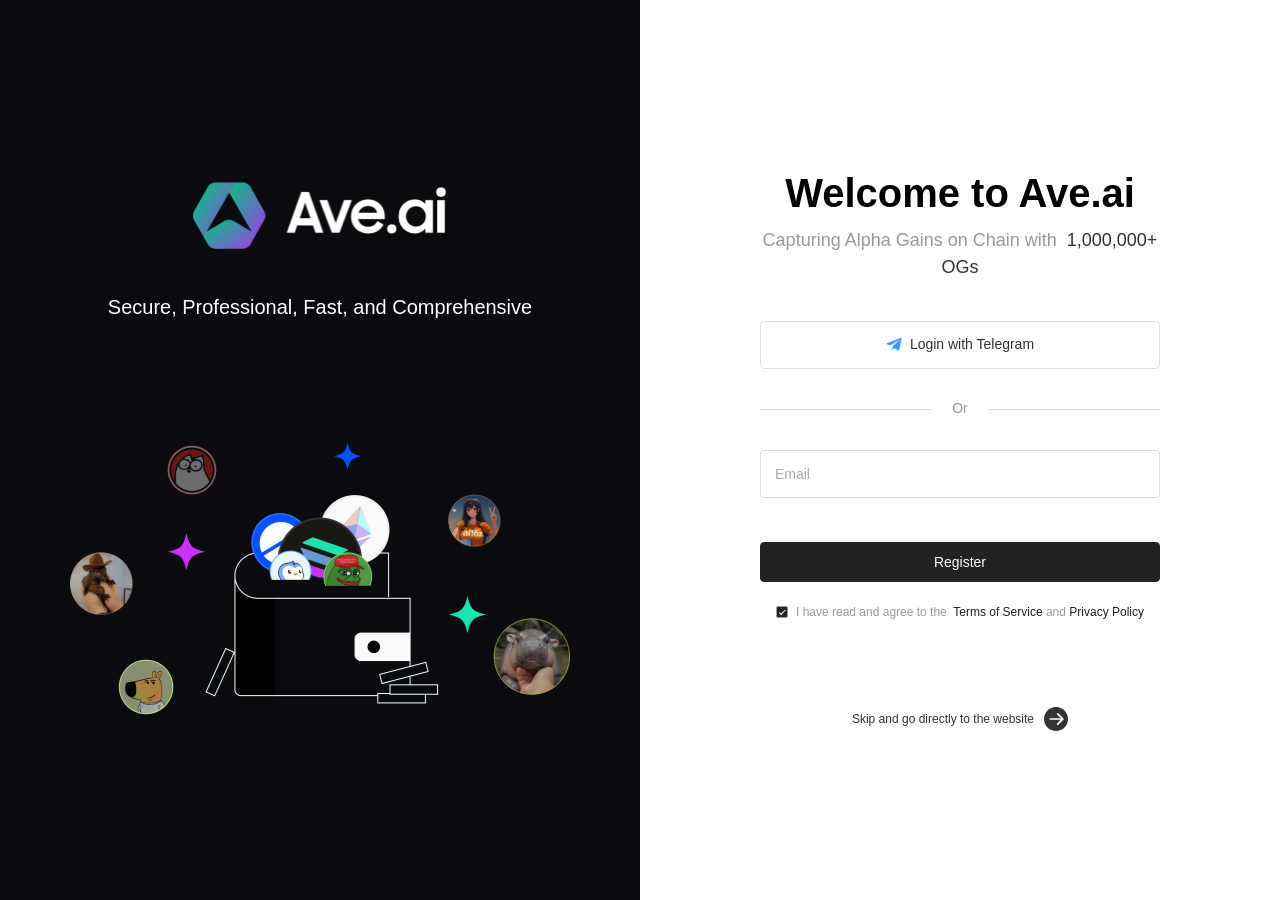
<file: index.html>
<!doctype html><html lang="en"><head><meta charset="UTF-8"><meta name="viewport" content="width=device-width,initial-scale=1,maximum-scale=1,minimum-scale=1,viewport-fit=cover"><link rel="icon" href="/favicon.ico"><title>Ave.ai</title><meta property="og:type" content="website"/><meta property="og:url" content="https://ave.ai"/><meta property="og:title" content="Ave.ai - The Ultimate Web3 Trading Platform"/><meta property="og:description" content="Real-Time Blockchain Data, Price Alerts, Smart Money, KOL, Sniping, Copy-Trading and more."/><meta property="og:image" content="https://ave.s3.ap-east-1.amazonaws.com/logo/tg-share.png"/><meta property="og:image:width" content="1200"><meta property="og:image:height" content="600"><meta property="twitter:card" content="summary_large_image"/><meta property="twitter:url" content="https://ave.ai"/><meta property="twitter:title" content="Ave.ai - The Ultimate Web3 Trading Platform"/><meta property="twitter:description" content="Real-Time Blockchain Data, Price Alerts, Smart Money, KOL, Sniping, Copy-Trading and more."/><meta property="twitter:image" content="https://ave.s3.ap-east-1.amazonaws.com/logo/tg-share.png"/><meta property="fb:app_id" content="1024585522541030"><link rel="canonical" href="https://share.ave.ai"><script id="gsiClient" src="https://accounts.google.com/gsi/client"></script><script src="/vemachine.js"></script><script type="module" crossorigin src="/assets/index-6340a2dc.js"></script><link rel="stylesheet" href="/assets/index-b4b23a58.css"><script type="module">import.meta.url;import("_").catch(()=>1);async function* g(){};if(location.protocol!="file:"){window.__vite_is_modern_browser=true}</script><script type="module">!function(){if(window.__vite_is_modern_browser)return;console.warn("vite: loading legacy chunks, syntax error above and the same error below should be ignored");var e=document.getElementById("vite-legacy-polyfill"),n=document.createElement("script");n.src=e.src,n.onload=function(){System.import(document.getElementById('vite-legacy-entry').getAttribute('data-src'))},document.body.appendChild(n)}();</script></head><body><div id="app"></div><script>(function() {
      const prefersDark = window.matchMedia && window.matchMedia('(prefers-color-scheme: dark)').matches
      const setting = localStorage.getItem('color-schema') || 'auto'
      if (setting === 'dark' || (prefersDark && setting !== 'light'))
        document.documentElement.classList.toggle('dark', true)
    })()</script><script nomodule>!function(){var e=document,t=e.createElement("script");if(!("noModule"in t)&&"onbeforeload"in t){var n=!1;e.addEventListener("beforeload",(function(e){if(e.target===t)n=!0;else if(!e.target.hasAttribute("nomodule")||!n)return;e.preventDefault()}),!0),t.type="module",t.src=".",e.head.appendChild(t),t.remove()}}();</script><script nomodule crossorigin id="vite-legacy-polyfill" src="/assets/polyfills-legacy-b0ca4c51.js"></script><script nomodule crossorigin id="vite-legacy-entry" data-src="/assets/index-legacy-e199aa66.js">System.import(document.getElementById('vite-legacy-entry').getAttribute('data-src'))</script></body></html>
</file>
<file: assets/index-b4b23a58.css>
@charset "UTF-8";*,:before,:after{box-sizing:border-box;border-width:0;border-style:solid;border-color:#e5e7eb}html{line-height:1.5;-webkit-text-size-adjust:100%;-moz-tab-size:4;-o-tab-size:4;tab-size:4;font-family:ui-sans-serif,system-ui,-apple-system,BlinkMacSystemFont,Segoe UI,Roboto,Helvetica Neue,Arial,Noto Sans,sans-serif,"Apple Color Emoji","Segoe UI Emoji",Segoe UI Symbol,"Noto Color Emoji"}body{margin:0;line-height:inherit}hr{height:0;color:inherit;border-top-width:.02667rem}abbr:where([title]){-webkit-text-decoration:underline dotted;text-decoration:underline dotted}h1,h2,h3,h4,h5,h6{font-size:inherit;font-weight:inherit}a{color:inherit;text-decoration:inherit}b,strong{font-weight:bolder}code,kbd,samp,pre{font-family:ui-monospace,SFMono-Regular,Menlo,Monaco,Consolas,Liberation Mono,Courier New,monospace;font-size:1em}small{font-size:80%}sub,sup{font-size:75%;line-height:0;position:relative;vertical-align:baseline}sub{bottom:-.25em}sup{top:-.5em}table{text-indent:0;border-color:inherit;border-collapse:collapse}button,input,optgroup,select,textarea{font-family:inherit;font-size:100%;font-weight:inherit;line-height:inherit;color:inherit;margin:0;padding:0}button,select{text-transform:none}button,[type=button],[type=reset],[type=submit]{-webkit-appearance:button;background-color:transparent;background-image:none}:-moz-focusring{outline:auto}:-moz-ui-invalid{box-shadow:none}progress{vertical-align:baseline}::-webkit-inner-spin-button,::-webkit-outer-spin-button{height:auto}[type=search]{-webkit-appearance:textfield;outline-offset:-.05333rem}::-webkit-search-decoration{-webkit-appearance:none}::-webkit-file-upload-button{-webkit-appearance:button;font:inherit}summary{display:list-item}blockquote,dl,dd,h1,h2,h3,h4,h5,h6,hr,figure,p,pre{margin:0}fieldset{margin:0;padding:0}legend{padding:0}ol,ul,menu{list-style:none;margin:0;padding:0}textarea{resize:vertical}input::-moz-placeholder,textarea::-moz-placeholder{opacity:1;color:#9ca3af}input::placeholder,textarea::placeholder{opacity:1;color:#9ca3af}button,[role=button]{cursor:pointer}:disabled{cursor:default}img,svg,video,canvas,audio,iframe,embed,object{display:block;vertical-align:middle}img,video{max-width:100%;height:auto}[hidden]{display:none}*,:before,:after{--un-rotate:0;--un-rotate-x:0;--un-rotate-y:0;--un-rotate-z:0;--un-scale-x:1;--un-scale-y:1;--un-scale-z:1;--un-skew-x:0;--un-skew-y:0;--un-translate-x:0;--un-translate-y:0;--un-translate-z:0;--un-pan-x: ;--un-pan-y: ;--un-pinch-zoom: ;--un-scroll-snap-strictness:proximity;--un-ordinal: ;--un-slashed-zero: ;--un-numeric-figure: ;--un-numeric-spacing: ;--un-numeric-fraction: ;--un-border-spacing-x:0;--un-border-spacing-y:0;--un-ring-offset-shadow:0 0 rgba(0,0,0,0);--un-ring-shadow:0 0 rgba(0,0,0,0);--un-shadow-inset: ;--un-shadow:0 0 rgba(0,0,0,0);--un-ring-inset: ;--un-ring-offset-width:0;--un-ring-offset-color:#fff;--un-ring-width:0;--un-ring-color:rgba(147,197,253,.5);--un-blur: ;--un-brightness: ;--un-contrast: ;--un-drop-shadow: ;--un-grayscale: ;--un-hue-rotate: ;--un-invert: ;--un-saturate: ;--un-sepia: ;--un-backdrop-blur: ;--un-backdrop-brightness: ;--un-backdrop-contrast: ;--un-backdrop-grayscale: ;--un-backdrop-hue-rotate: ;--un-backdrop-invert: ;--un-backdrop-opacity: ;--un-backdrop-saturate: ;--un-backdrop-sepia: }::backdrop{--un-rotate:0;--un-rotate-x:0;--un-rotate-y:0;--un-rotate-z:0;--un-scale-x:1;--un-scale-y:1;--un-scale-z:1;--un-skew-x:0;--un-skew-y:0;--un-translate-x:0;--un-translate-y:0;--un-translate-z:0;--un-pan-x: ;--un-pan-y: ;--un-pinch-zoom: ;--un-scroll-snap-strictness:proximity;--un-ordinal: ;--un-slashed-zero: ;--un-numeric-figure: ;--un-numeric-spacing: ;--un-numeric-fraction: ;--un-border-spacing-x:0;--un-border-spacing-y:0;--un-ring-offset-shadow:0 0 rgba(0,0,0,0);--un-ring-shadow:0 0 rgba(0,0,0,0);--un-shadow-inset: ;--un-shadow:0 0 rgba(0,0,0,0);--un-ring-inset: ;--un-ring-offset-width:0;--un-ring-offset-color:#fff;--un-ring-width:0;--un-ring-color:rgba(147,197,253,.5);--un-blur: ;--un-brightness: ;--un-contrast: ;--un-drop-shadow: ;--un-grayscale: ;--un-hue-rotate: ;--un-invert: ;--un-saturate: ;--un-sepia: ;--un-backdrop-blur: ;--un-backdrop-brightness: ;--un-backdrop-contrast: ;--un-backdrop-grayscale: ;--un-backdrop-hue-rotate: ;--un-backdrop-invert: ;--un-backdrop-opacity: ;--un-backdrop-saturate: ;--un-backdrop-sepia: }@font-face{font-family:DM Mono;font-style:normal;font-weight:400;font-display:swap;src:url(https://fonts.gstatic.com/s/dmmono/v16/aFTU7PB1QTsUX8KYthSQBLyM.woff2) format("woff2");unicode-range:U+0100-02BA,U+02BD-02C5,U+02C7-02CC,U+02CE-02D7,U+02DD-02FF,U+0304,U+0308,U+0329,U+1D00-1DBF,U+1E00-1E9F,U+1EF2-1EFF,U+2020,U+20A0-20AB,U+20AD-20C4,U+2113,U+2C60-2C7F,U+A720-A7FF}@font-face{font-family:DM Mono;font-style:normal;font-weight:400;font-display:swap;src:url(https://fonts.gstatic.com/s/dmmono/v16/aFTU7PB1QTsUX8KYthqQBA.woff2) format("woff2");unicode-range:U+0000-00FF,U+0131,U+0152-0153,U+02BB-02BC,U+02C6,U+02DA,U+02DC,U+0304,U+0308,U+0329,U+2000-206F,U+20AC,U+2122,U+2191,U+2193,U+2212,U+2215,U+FEFF,U+FFFD}@font-face{font-family:DM Sans;font-style:normal;font-weight:400;font-display:swap;src:url(https://fonts.gstatic.com/s/dmsans/v17/rP2tp2ywxg089UriI5-g4vlH9VoD8CmcqZG40F9JadbnoEwAopxRR232VGM.woff2) format("woff2");unicode-range:U+0100-02BA,U+02BD-02C5,U+02C7-02CC,U+02CE-02D7,U+02DD-02FF,U+0304,U+0308,U+0329,U+1D00-1DBF,U+1E00-1E9F,U+1EF2-1EFF,U+2020,U+20A0-20AB,U+20AD-20C4,U+2113,U+2C60-2C7F,U+A720-A7FF}@font-face{font-family:DM Sans;font-style:normal;font-weight:400;font-display:swap;src:url(https://fonts.gstatic.com/s/dmsans/v17/rP2tp2ywxg089UriI5-g4vlH9VoD8CmcqZG40F9JadbnoEwAopxRSW32.woff2) format("woff2");unicode-range:U+0000-00FF,U+0131,U+0152-0153,U+02BB-02BC,U+02C6,U+02DA,U+02DC,U+0304,U+0308,U+0329,U+2000-206F,U+20AC,U+2122,U+2191,U+2193,U+2212,U+2215,U+FEFF,U+FFFD}@font-face{font-family:"DM Serif Display";font-style:normal;font-weight:400;font-display:swap;src:url(https://fonts.gstatic.com/s/dmserifdisplay/v17/-nFnOHM81r4j6k0gjAW3mujVU2B2G_5x0ujy.woff2) format("woff2");unicode-range:U+0100-02BA,U+02BD-02C5,U+02C7-02CC,U+02CE-02D7,U+02DD-02FF,U+0304,U+0308,U+0329,U+1D00-1DBF,U+1E00-1E9F,U+1EF2-1EFF,U+2020,U+20A0-20AB,U+20AD-20C4,U+2113,U+2C60-2C7F,U+A720-A7FF}@font-face{font-family:"DM Serif Display";font-style:normal;font-weight:400;font-display:swap;src:url(https://fonts.gstatic.com/s/dmserifdisplay/v17/-nFnOHM81r4j6k0gjAW3mujVU2B2G_Bx0g.woff2) format("woff2");unicode-range:U+0000-00FF,U+0131,U+0152-0153,U+02BB-02BC,U+02C6,U+02DA,U+02DC,U+0304,U+0308,U+0329,U+2000-206F,U+20AC,U+2122,U+2191,U+2193,U+2212,U+2215,U+FEFF,U+FFFD}.absolute{position:absolute}.relative{position:relative}.ml-8px{margin-left:.21333rem}.block{display:block}.inline-block{display:inline-block}.hidden{display:none}.flex{display:flex}.flex-wrap{flex-wrap:wrap}.transform{transform:translate(var(--un-translate-x)) translateY(var(--un-translate-y)) translateZ(var(--un-translate-z)) rotate(var(--un-rotate)) rotateX(var(--un-rotate-x)) rotateY(var(--un-rotate-y)) rotate(var(--un-rotate-z)) skew(var(--un-skew-x)) skewY(var(--un-skew-y)) scaleX(var(--un-scale-x)) scaleY(var(--un-scale-y)) scaleZ(var(--un-scale-z))}.justify-center{justify-content:center}.border{border-width:.02667rem}.text-10px{font-size:.26667rem}.font-400{font-weight:400}.color-\#888{--un-text-opacity:1;color:rgba(136,136,136,var(--un-text-opacity))}[color~="#222222"]{--un-text-opacity:1;color:rgba(34,34,34,var(--un-text-opacity))}.underline{text-decoration-line:underline}.outline{outline-style:solid}.blur{--un-blur:blur(.21333rem);filter:var(--un-blur) var(--un-brightness) var(--un-contrast) var(--un-drop-shadow) var(--un-grayscale) var(--un-hue-rotate) var(--un-invert) var(--un-saturate) var(--un-sepia)}[placeholder~="$t("]::-moz-placeholder{color:var(--t\()}[placeholder~="$t("]::placeholder{color:var(--t\()}:root{--el-color-white:#ffffff;--el-color-black:#000000;--el-color-primary-rgb:64,158,255;--el-color-success-rgb:103,194,58;--el-color-warning-rgb:230,162,60;--el-color-danger-rgb:245,108,108;--el-color-error-rgb:245,108,108;--el-color-info-rgb:144,147,153;--el-font-size-extra-large:.53333rem;--el-font-size-large:.48rem;--el-font-size-medium:.42667rem;--el-font-size-base:.37333rem;--el-font-size-small:.34667rem;--el-font-size-extra-small:.32rem;--el-font-family:"Helvetica Neue",Helvetica,"PingFang SC","Hiragino Sans GB","Microsoft YaHei","微软雅黑",Arial,sans-serif;--el-font-weight-primary:500;--el-font-line-height-primary:.64rem;--el-index-normal:1;--el-index-top:1000;--el-index-popper:2000;--el-border-radius-base:.10667rem;--el-border-radius-small:.05333rem;--el-border-radius-round:.53333rem;--el-border-radius-circle:100%;--el-transition-duration:.3s;--el-transition-duration-fast:.2s;--el-transition-function-ease-in-out-bezier:cubic-bezier(.645,.045,.355,1);--el-transition-function-fast-bezier:cubic-bezier(.23,1,.32,1);--el-transition-all:all var(--el-transition-duration) var(--el-transition-function-ease-in-out-bezier);--el-transition-fade:opacity var(--el-transition-duration) var(--el-transition-function-fast-bezier);--el-transition-md-fade:transform var(--el-transition-duration) var(--el-transition-function-fast-bezier),opacity var(--el-transition-duration) var(--el-transition-function-fast-bezier);--el-transition-fade-linear:opacity var(--el-transition-duration-fast) linear;--el-transition-border:border-color var(--el-transition-duration-fast) var(--el-transition-function-ease-in-out-bezier);--el-transition-box-shadow:box-shadow var(--el-transition-duration-fast) var(--el-transition-function-ease-in-out-bezier);--el-transition-color:color var(--el-transition-duration-fast) var(--el-transition-function-ease-in-out-bezier);--el-component-size-large:1.06667rem;--el-component-size:.85333rem;--el-component-size-small:.64rem;color-scheme:light;--el-color-primary:#409eff;--el-color-primary-light-3:rgb(121.3,187.1,255);--el-color-primary-light-5:rgb(159.5,206.5,255);--el-color-primary-light-7:rgb(197.7,225.9,255);--el-color-primary-light-8:rgb(216.8,235.6,255);--el-color-primary-light-9:rgb(235.9,245.3,255);--el-color-primary-dark-2:rgb(51.2,126.4,204);--el-color-success:#67c23a;--el-color-success-light-3:rgb(148.6,212.3,117.1);--el-color-success-light-5:rgb(179,224.5,156.5);--el-color-success-light-7:rgb(209.4,236.7,195.9);--el-color-success-light-8:rgb(224.6,242.8,215.6);--el-color-success-light-9:rgb(239.8,248.9,235.3);--el-color-success-dark-2:rgb(82.4,155.2,46.4);--el-color-warning:#e6a23c;--el-color-warning-light-3:rgb(237.5,189.9,118.5);--el-color-warning-light-5:rgb(242.5,208.5,157.5);--el-color-warning-light-7:rgb(247.5,227.1,196.5);--el-color-warning-light-8:rgb(250,236.4,216);--el-color-warning-light-9:rgb(252.5,245.7,235.5);--el-color-warning-dark-2:rgb(184,129.6,48);--el-color-danger:#f56c6c;--el-color-danger-light-3:rgb(248,152.1,152.1);--el-color-danger-light-5:rgb(250,181.5,181.5);--el-color-danger-light-7:rgb(252,210.9,210.9);--el-color-danger-light-8:rgb(253,225.6,225.6);--el-color-danger-light-9:rgb(254,240.3,240.3);--el-color-danger-dark-2:rgb(196,86.4,86.4);--el-color-error:#f56c6c;--el-color-error-light-3:rgb(248,152.1,152.1);--el-color-error-light-5:rgb(250,181.5,181.5);--el-color-error-light-7:rgb(252,210.9,210.9);--el-color-error-light-8:rgb(253,225.6,225.6);--el-color-error-light-9:rgb(254,240.3,240.3);--el-color-error-dark-2:rgb(196,86.4,86.4);--el-color-info:#909399;--el-color-info-light-3:rgb(177.3,179.4,183.6);--el-color-info-light-5:rgb(199.5,201,204);--el-color-info-light-7:rgb(221.7,222.6,224.4);--el-color-info-light-8:rgb(232.8,233.4,234.6);--el-color-info-light-9:rgb(243.9,244.2,244.8);--el-color-info-dark-2:rgb(115.2,117.6,122.4);--el-bg-color:#ffffff;--el-bg-color-page:#f2f3f5;--el-bg-color-overlay:#ffffff;--el-text-color-primary:#303133;--el-text-color-regular:#606266;--el-text-color-secondary:#909399;--el-text-color-placeholder:#a8abb2;--el-text-color-disabled:#c0c4cc;--el-border-color:#dcdfe6;--el-border-color-light:#e4e7ed;--el-border-color-lighter:#ebeef5;--el-border-color-extra-light:#f2f6fc;--el-border-color-dark:#d4d7de;--el-border-color-darker:#cdd0d6;--el-fill-color:#f0f2f5;--el-fill-color-light:#f5f7fa;--el-fill-color-lighter:#fafafa;--el-fill-color-extra-light:#fafcff;--el-fill-color-dark:#ebedf0;--el-fill-color-darker:#e6e8eb;--el-fill-color-blank:#ffffff;--el-box-shadow:0 .32rem .85333rem .10667rem rgba(0,0,0,.04),0 .21333rem .53333rem rgba(0,0,0,.08);--el-box-shadow-light:0 0 .32rem rgba(0,0,0,.12);--el-box-shadow-lighter:0 0 .16rem rgba(0,0,0,.12);--el-box-shadow-dark:0 .42667rem 1.28rem .42667rem rgba(0,0,0,.08),0 .32rem .85333rem rgba(0,0,0,.12),0 .21333rem .42667rem -.21333rem rgba(0,0,0,.16);--el-disabled-bg-color:var(--el-fill-color-light);--el-disabled-text-color:var(--el-text-color-placeholder);--el-disabled-border-color:var(--el-border-color-light);--el-overlay-color:rgba(0,0,0,.8);--el-overlay-color-light:rgba(0,0,0,.7);--el-overlay-color-lighter:rgba(0,0,0,.5);--el-mask-color:rgba(255,255,255,.9);--el-mask-color-extra-light:rgba(255,255,255,.3);--el-border-width:.02667rem;--el-border-style:solid;--el-border-color-hover:var(--el-text-color-disabled);--el-border:var(--el-border-width) var(--el-border-style) var(--el-border-color);--el-svg-monochrome-grey:var(--el-border-color)}.fade-in-linear-enter-active,.fade-in-linear-leave-active{transition:var(--el-transition-fade-linear)}.fade-in-linear-enter-from,.fade-in-linear-leave-to{opacity:0}.el-fade-in-linear-enter-active,.el-fade-in-linear-leave-active{transition:var(--el-transition-fade-linear)}.el-fade-in-linear-enter-from,.el-fade-in-linear-leave-to{opacity:0}.el-fade-in-enter-active,.el-fade-in-leave-active{transition:all var(--el-transition-duration) cubic-bezier(.55,0,.1,1)}.el-fade-in-enter-from,.el-fade-in-leave-active{opacity:0}.el-zoom-in-center-enter-active,.el-zoom-in-center-leave-active{transition:all var(--el-transition-duration) cubic-bezier(.55,0,.1,1)}.el-zoom-in-center-enter-from,.el-zoom-in-center-leave-active{opacity:0;transform:scaleX(0)}.el-zoom-in-top-enter-active,.el-zoom-in-top-leave-active{opacity:1;transform:scaleY(1);transform-origin:center top;transition:var(--el-transition-md-fade)}.el-zoom-in-top-enter-active[data-popper-placement^=top],.el-zoom-in-top-leave-active[data-popper-placement^=top]{transform-origin:center bottom}.el-zoom-in-top-enter-from,.el-zoom-in-top-leave-active{opacity:0;transform:scaleY(0)}.el-zoom-in-bottom-enter-active,.el-zoom-in-bottom-leave-active{opacity:1;transform:scaleY(1);transform-origin:center bottom;transition:var(--el-transition-md-fade)}.el-zoom-in-bottom-enter-from,.el-zoom-in-bottom-leave-active{opacity:0;transform:scaleY(0)}.el-zoom-in-left-enter-active,.el-zoom-in-left-leave-active{opacity:1;transform:scale(1);transform-origin:top left;transition:var(--el-transition-md-fade)}.el-zoom-in-left-enter-from,.el-zoom-in-left-leave-active{opacity:0;transform:scale(.45)}.collapse-transition{transition:var(--el-transition-duration) height ease-in-out,var(--el-transition-duration) padding-top ease-in-out,var(--el-transition-duration) padding-bottom ease-in-out}.el-collapse-transition-enter-active,.el-collapse-transition-leave-active{transition:var(--el-transition-duration) max-height ease-in-out,var(--el-transition-duration) padding-top ease-in-out,var(--el-transition-duration) padding-bottom ease-in-out}.horizontal-collapse-transition{transition:var(--el-transition-duration) width ease-in-out,var(--el-transition-duration) padding-left ease-in-out,var(--el-transition-duration) padding-right ease-in-out}.el-list-enter-active,.el-list-leave-active{transition:all 1s}.el-list-enter-from,.el-list-leave-to{opacity:0;transform:translateY(-.8rem)}.el-list-leave-active{position:absolute!important}.el-opacity-transition{transition:opacity var(--el-transition-duration) cubic-bezier(.55,0,.1,1)}.el-icon-loading{animation:rotating 2s linear infinite}.el-icon--right{margin-left:.13333rem}.el-icon--left{margin-right:.13333rem}@keyframes rotating{0%{transform:rotate(0)}to{transform:rotate(1turn)}}.el-icon{--color:inherit;align-items:center;display:inline-flex;height:1em;justify-content:center;line-height:1em;position:relative;width:1em;fill:currentColor;color:var(--color);font-size:inherit}.el-icon.is-loading{animation:rotating 2s linear infinite}.el-icon svg{height:1em;width:1em}.el-result{--el-result-padding:1.06667rem .8rem;--el-result-icon-font-size:1.70667rem;--el-result-title-font-size:.53333rem;--el-result-title-margin-top:.53333rem;--el-result-subtitle-margin-top:.26667rem;--el-result-extra-margin-top:.8rem;align-items:center;box-sizing:border-box;display:flex;flex-direction:column;justify-content:center;padding:var(--el-result-padding);text-align:center}.el-result__icon svg{height:var(--el-result-icon-font-size);width:var(--el-result-icon-font-size)}.el-result__title{margin-top:var(--el-result-title-margin-top)}.el-result__title p{color:var(--el-text-color-primary);font-size:var(--el-result-title-font-size);line-height:1.3;margin:0}.el-result__subtitle{margin-top:var(--el-result-subtitle-margin-top)}.el-result__subtitle p{color:var(--el-text-color-regular);font-size:var(--el-font-size-base);line-height:1.3;margin:0}.el-result__extra{margin-top:var(--el-result-extra-margin-top)}.el-result .icon-primary{--el-result-color:var(--el-color-primary);color:var(--el-result-color)}.el-result .icon-success{--el-result-color:var(--el-color-success);color:var(--el-result-color)}.el-result .icon-warning{--el-result-color:var(--el-color-warning);color:var(--el-result-color)}.el-result .icon-danger{--el-result-color:var(--el-color-danger);color:var(--el-result-color)}.el-result .icon-error{--el-result-color:var(--el-color-error);color:var(--el-result-color)}.el-result .icon-info{--el-result-color:var(--el-color-info);color:var(--el-result-color)}.el-textarea{--el-input-text-color:var(--el-text-color-regular);--el-input-border:var(--el-border);--el-input-hover-border:var(--el-border-color-hover);--el-input-focus-border:var(--el-color-primary);--el-input-transparent-border:0 0 0 .02667rem transparent inset;--el-input-border-color:var(--el-border-color);--el-input-border-radius:var(--el-border-radius-base);--el-input-bg-color:var(--el-fill-color-blank);--el-input-icon-color:var(--el-text-color-placeholder);--el-input-placeholder-color:var(--el-text-color-placeholder);--el-input-hover-border-color:var(--el-border-color-hover);--el-input-clear-hover-color:var(--el-text-color-secondary);--el-input-focus-border-color:var(--el-color-primary);--el-input-width:100%;display:inline-block;font-size:var(--el-font-size-base);position:relative;vertical-align:bottom;width:100%}.el-textarea__inner{-webkit-appearance:none;background-color:var(--el-input-bg-color,var(--el-fill-color-blank));background-image:none;border:none;border-radius:var(--el-input-border-radius,var(--el-border-radius-base));box-shadow:0 0 0 .02667rem var(--el-input-border-color,var(--el-border-color)) inset;box-sizing:border-box;color:var(--el-input-text-color,var(--el-text-color-regular));display:block;font-family:inherit;font-size:inherit;line-height:1.5;padding:.13333rem .29333rem;position:relative;resize:vertical;transition:var(--el-transition-box-shadow);width:100%}.el-textarea__inner::placeholder{color:var(--el-input-placeholder-color,var(--el-text-color-placeholder))}.el-textarea__inner:hover{box-shadow:0 0 0 .02667rem var(--el-input-hover-border-color) inset}.el-textarea__inner:focus{box-shadow:0 0 0 .02667rem var(--el-input-focus-border-color) inset;outline:none}.el-textarea .el-input__count{background:var(--el-fill-color-blank);bottom:.13333rem;color:var(--el-color-info);font-size:.32rem;line-height:.37333rem;position:absolute;right:.26667rem}.el-textarea.is-disabled .el-textarea__inner{background-color:var(--el-disabled-bg-color);box-shadow:0 0 0 .02667rem var(--el-disabled-border-color) inset;color:var(--el-disabled-text-color);cursor:not-allowed}.el-textarea.is-disabled .el-textarea__inner::placeholder{color:var(--el-text-color-placeholder)}.el-textarea.is-exceed .el-textarea__inner{box-shadow:0 0 0 .02667rem var(--el-color-danger) inset}.el-textarea.is-exceed .el-input__count{color:var(--el-color-danger)}.el-input{--el-input-text-color:var(--el-text-color-regular);--el-input-border:var(--el-border);--el-input-hover-border:var(--el-border-color-hover);--el-input-focus-border:var(--el-color-primary);--el-input-transparent-border:0 0 0 .02667rem transparent inset;--el-input-border-color:var(--el-border-color);--el-input-border-radius:var(--el-border-radius-base);--el-input-bg-color:var(--el-fill-color-blank);--el-input-icon-color:var(--el-text-color-placeholder);--el-input-placeholder-color:var(--el-text-color-placeholder);--el-input-hover-border-color:var(--el-border-color-hover);--el-input-clear-hover-color:var(--el-text-color-secondary);--el-input-focus-border-color:var(--el-color-primary);--el-input-width:100%;--el-input-height:var(--el-component-size);box-sizing:border-box;display:inline-flex;font-size:var(--el-font-size-base);line-height:var(--el-input-height);position:relative;vertical-align:middle;width:var(--el-input-width)}.el-input::-webkit-scrollbar{width:.16rem;z-index:11}.el-input::-webkit-scrollbar:horizontal{height:.16rem}.el-input::-webkit-scrollbar-thumb{background:var(--el-text-color-disabled);border-radius:.13333rem;width:.16rem}.el-input::-webkit-scrollbar-corner,.el-input::-webkit-scrollbar-track{background:var(--el-fill-color-blank)}.el-input::-webkit-scrollbar-track-piece{background:var(--el-fill-color-blank);width:.16rem}.el-input .el-input__clear,.el-input .el-input__password{color:var(--el-input-icon-color);cursor:pointer;font-size:.37333rem}.el-input .el-input__clear:hover,.el-input .el-input__password:hover{color:var(--el-input-clear-hover-color)}.el-input .el-input__count{align-items:center;color:var(--el-color-info);display:inline-flex;font-size:.32rem;height:100%}.el-input .el-input__count .el-input__count-inner{background:var(--el-fill-color-blank);display:inline-block;line-height:normal;padding-left:.21333rem}.el-input__wrapper{align-items:center;background-color:var(--el-input-bg-color,var(--el-fill-color-blank));background-image:none;border-radius:var(--el-input-border-radius,var(--el-border-radius-base));box-shadow:0 0 0 .02667rem var(--el-input-border-color,var(--el-border-color)) inset;cursor:text;display:inline-flex;flex-grow:1;justify-content:center;padding:.02667rem .29333rem;transform:translateZ(0);transition:var(--el-transition-box-shadow)}.el-input__wrapper:hover{box-shadow:0 0 0 .02667rem var(--el-input-hover-border-color) inset}.el-input__wrapper.is-focus{box-shadow:0 0 0 .02667rem var(--el-input-focus-border-color) inset}.el-input__inner{--el-input-inner-height:calc(var(--el-input-height, 32px) - .05333rem);-webkit-appearance:none;background:none;border:none;box-sizing:border-box;color:var(--el-input-text-color,var(--el-text-color-regular));flex-grow:1;font-size:inherit;height:var(--el-input-inner-height);line-height:var(--el-input-inner-height);outline:none;padding:0;width:100%}.el-input__inner:focus{outline:none}.el-input__inner::placeholder{color:var(--el-input-placeholder-color,var(--el-text-color-placeholder))}.el-input__inner[type=password]::-ms-reveal{display:none}.el-input__inner[type=number]{line-height:1}.el-input__prefix{color:var(--el-input-icon-color,var(--el-text-color-placeholder));display:inline-flex;flex-shrink:0;flex-wrap:nowrap;height:100%;pointer-events:none;text-align:center;transition:all var(--el-transition-duration);white-space:nowrap}.el-input__prefix-inner{align-items:center;display:inline-flex;justify-content:center;pointer-events:all}.el-input__prefix-inner>:last-child{margin-right:.21333rem}.el-input__prefix-inner>:first-child,.el-input__prefix-inner>:first-child.el-input__icon{margin-left:0}.el-input__suffix{color:var(--el-input-icon-color,var(--el-text-color-placeholder));display:inline-flex;flex-shrink:0;flex-wrap:nowrap;height:100%;pointer-events:none;text-align:center;transition:all var(--el-transition-duration);white-space:nowrap}.el-input__suffix-inner{align-items:center;display:inline-flex;justify-content:center;pointer-events:all}.el-input__suffix-inner>:first-child{margin-left:.21333rem}.el-input .el-input__icon{align-items:center;display:flex;height:inherit;justify-content:center;line-height:inherit;margin-left:.21333rem;transition:all var(--el-transition-duration)}.el-input__validateIcon{pointer-events:none}.el-input.is-active .el-input__wrapper{box-shadow:0 0 0 .02667rem var(--el-input-focus-color, ) inset}.el-input.is-disabled{cursor:not-allowed}.el-input.is-disabled .el-input__wrapper{background-color:var(--el-disabled-bg-color);box-shadow:0 0 0 .02667rem var(--el-disabled-border-color) inset;cursor:not-allowed}.el-input.is-disabled .el-input__inner{color:var(--el-disabled-text-color);-webkit-text-fill-color:var(--el-disabled-text-color);cursor:not-allowed}.el-input.is-disabled .el-input__inner::placeholder{color:var(--el-text-color-placeholder)}.el-input.is-disabled .el-input__icon{cursor:not-allowed}.el-input.is-exceed .el-input__wrapper{box-shadow:0 0 0 .02667rem var(--el-color-danger) inset}.el-input.is-exceed .el-input__suffix .el-input__count{color:var(--el-color-danger)}.el-input--large{--el-input-height:var(--el-component-size-large);font-size:.37333rem}.el-input--large .el-input__wrapper{padding:.02667rem .4rem}.el-input--large .el-input__inner{--el-input-inner-height:calc(var(--el-input-height, 40px) - .05333rem)}.el-input--small{--el-input-height:var(--el-component-size-small);font-size:.32rem}.el-input--small .el-input__wrapper{padding:.02667rem .18667rem}.el-input--small .el-input__inner{--el-input-inner-height:calc(var(--el-input-height, 24px) - .05333rem)}.el-input-group{align-items:stretch;display:inline-flex;width:100%}.el-input-group__append,.el-input-group__prepend{align-items:center;background-color:var(--el-fill-color-light);border-radius:var(--el-input-border-radius);color:var(--el-color-info);display:inline-flex;justify-content:center;min-height:100%;padding:0 .53333rem;position:relative;white-space:nowrap}.el-input-group__append:focus,.el-input-group__prepend:focus{outline:none}.el-input-group__append .el-button,.el-input-group__append .el-select,.el-input-group__prepend .el-button,.el-input-group__prepend .el-select{display:inline-block;margin:0 -.53333rem}.el-input-group__append button.el-button,.el-input-group__append button.el-button:hover,.el-input-group__append div.el-select .el-select__wrapper,.el-input-group__append div.el-select:hover .el-select__wrapper,.el-input-group__prepend button.el-button,.el-input-group__prepend button.el-button:hover,.el-input-group__prepend div.el-select .el-select__wrapper,.el-input-group__prepend div.el-select:hover .el-select__wrapper{background-color:transparent;border-color:transparent;color:inherit}.el-input-group__append .el-button,.el-input-group__append .el-input,.el-input-group__prepend .el-button,.el-input-group__prepend .el-input{font-size:inherit}.el-input-group__prepend{border-bottom-right-radius:0;border-right:0;border-top-right-radius:0;box-shadow:.02667rem 0 0 0 var(--el-input-border-color) inset,0 .02667rem 0 0 var(--el-input-border-color) inset,0 -.02667rem 0 0 var(--el-input-border-color) inset}.el-input-group__append{border-left:0;box-shadow:0 .02667rem 0 0 var(--el-input-border-color) inset,0 -.02667rem 0 0 var(--el-input-border-color) inset,-.02667rem 0 0 0 var(--el-input-border-color) inset}.el-input-group--prepend>.el-input__wrapper,.el-input-group__append{border-bottom-left-radius:0;border-top-left-radius:0}.el-input-group--prepend .el-input-group__prepend .el-select .el-select__wrapper{border-bottom-right-radius:0;border-top-right-radius:0;box-shadow:.02667rem 0 0 0 var(--el-input-border-color) inset,0 .02667rem 0 0 var(--el-input-border-color) inset,0 -.02667rem 0 0 var(--el-input-border-color) inset}.el-input-group--append>.el-input__wrapper{border-bottom-right-radius:0;border-top-right-radius:0}.el-input-group--append .el-input-group__append .el-select .el-select__wrapper{border-bottom-left-radius:0;border-top-left-radius:0;box-shadow:0 .02667rem 0 0 var(--el-input-border-color) inset,0 -.02667rem 0 0 var(--el-input-border-color) inset,-.02667rem 0 0 0 var(--el-input-border-color) inset}.el-input-hidden{display:none!important}.el-form{--el-form-label-font-size:var(--el-font-size-base);--el-form-inline-content-width:5.86667rem}.el-form--inline .el-form-item{display:inline-flex;margin-right:.85333rem;vertical-align:middle}.el-form--inline.el-form--label-top{display:flex;flex-wrap:wrap}.el-form--inline.el-form--label-top .el-form-item{display:block}.el-form-item{display:flex;--font-size:.37333rem;margin-bottom:.48rem}.el-form-item .el-form-item{margin-bottom:0}.el-form-item .el-input__validateIcon{display:none}.el-form-item--large{--font-size:.37333rem;--el-form-label-font-size:var(--font-size);margin-bottom:.58667rem}.el-form-item--large .el-form-item__label{height:1.06667rem;line-height:1.06667rem}.el-form-item--large .el-form-item__content{line-height:1.06667rem}.el-form-item--large .el-form-item__error{padding-top:.10667rem}.el-form-item--default{--font-size:.37333rem;--el-form-label-font-size:var(--font-size);margin-bottom:.48rem}.el-form-item--default .el-form-item__label{height:.85333rem;line-height:.85333rem}.el-form-item--default .el-form-item__content{line-height:.85333rem}.el-form-item--default .el-form-item__error{padding-top:.05333rem}.el-form-item--small{--font-size:.32rem;--el-form-label-font-size:var(--font-size);margin-bottom:.48rem}.el-form-item--small .el-form-item__label{height:.64rem;line-height:.64rem}.el-form-item--small .el-form-item__content{line-height:.64rem}.el-form-item--small .el-form-item__error{padding-top:.05333rem}.el-form-item--label-left .el-form-item__label{justify-content:flex-start}.el-form-item--label-top{display:block}.el-form-item--label-top .el-form-item__label{display:inline-block;height:auto;line-height:.58667rem;margin-bottom:.21333rem;text-align:left;vertical-align:middle}.el-form-item__label-wrap{display:flex}.el-form-item__label{align-items:flex-start;box-sizing:border-box;color:var(--el-text-color-regular);display:inline-flex;flex:0 0 auto;font-size:var(--el-form-label-font-size);height:.85333rem;justify-content:flex-end;line-height:.85333rem;padding:0 .32rem 0 0}.el-form-item__content{align-items:center;display:flex;flex:1;flex-wrap:wrap;font-size:var(--font-size);line-height:.85333rem;min-width:0;position:relative}.el-form-item__content .el-input-group{vertical-align:top}.el-form-item__error{color:var(--el-color-danger);font-size:.32rem;left:0;line-height:1;padding-top:.05333rem;position:absolute;top:100%}.el-form-item__error--inline{display:inline-block;left:auto;margin-left:.26667rem;position:relative;top:auto}.el-form-item.is-required:not(.is-no-asterisk).asterisk-left>.el-form-item__label-wrap>.el-form-item__label:before,.el-form-item.is-required:not(.is-no-asterisk).asterisk-left>.el-form-item__label:before{color:var(--el-color-danger);content:"*";margin-right:.10667rem}.el-form-item.is-required:not(.is-no-asterisk).asterisk-right>.el-form-item__label-wrap>.el-form-item__label:after,.el-form-item.is-required:not(.is-no-asterisk).asterisk-right>.el-form-item__label:after{color:var(--el-color-danger);content:"*";margin-left:.10667rem}.el-form-item.is-error .el-input-tag__wrapper,.el-form-item.is-error .el-input-tag__wrapper.is-focus,.el-form-item.is-error .el-input-tag__wrapper:focus,.el-form-item.is-error .el-input-tag__wrapper:hover,.el-form-item.is-error .el-input__wrapper,.el-form-item.is-error .el-input__wrapper.is-focus,.el-form-item.is-error .el-input__wrapper:focus,.el-form-item.is-error .el-input__wrapper:hover,.el-form-item.is-error .el-select__wrapper,.el-form-item.is-error .el-select__wrapper.is-focus,.el-form-item.is-error .el-select__wrapper:focus,.el-form-item.is-error .el-select__wrapper:hover,.el-form-item.is-error .el-textarea__inner,.el-form-item.is-error .el-textarea__inner.is-focus,.el-form-item.is-error .el-textarea__inner:focus,.el-form-item.is-error .el-textarea__inner:hover{box-shadow:0 0 0 .02667rem var(--el-color-danger) inset}.el-form-item.is-error .el-input-group__append .el-input__wrapper,.el-form-item.is-error .el-input-group__prepend .el-input__wrapper{box-shadow:inset 0 0 0 .02667rem transparent}.el-form-item.is-error .el-input-group__append .el-input__validateIcon,.el-form-item.is-error .el-input-group__prepend .el-input__validateIcon{display:none}.el-form-item.is-error .el-input__validateIcon{color:var(--el-color-danger)}.el-form-item--feedback .el-input__validateIcon{display:inline-flex}.el-checkbox{--el-checkbox-font-size:.37333rem;--el-checkbox-font-weight:var(--el-font-weight-primary);--el-checkbox-text-color:var(--el-text-color-regular);--el-checkbox-input-height:.37333rem;--el-checkbox-input-width:.37333rem;--el-checkbox-border-radius:var(--el-border-radius-small);--el-checkbox-bg-color:var(--el-fill-color-blank);--el-checkbox-input-border:var(--el-border);--el-checkbox-disabled-border-color:var(--el-border-color);--el-checkbox-disabled-input-fill:var(--el-fill-color-light);--el-checkbox-disabled-icon-color:var(--el-text-color-placeholder);--el-checkbox-disabled-checked-input-fill:var(--el-border-color-extra-light);--el-checkbox-disabled-checked-input-border-color:var(--el-border-color);--el-checkbox-disabled-checked-icon-color:var(--el-text-color-placeholder);--el-checkbox-checked-text-color:var(--el-color-primary);--el-checkbox-checked-input-border-color:var(--el-color-primary);--el-checkbox-checked-bg-color:var(--el-color-primary);--el-checkbox-checked-icon-color:var(--el-color-white);--el-checkbox-input-border-color-hover:var(--el-color-primary);align-items:center;color:var(--el-checkbox-text-color);cursor:pointer;display:inline-flex;font-size:var(--el-font-size-base);font-weight:var(--el-checkbox-font-weight);height:var(--el-checkbox-height,32px);margin-right:.8rem;position:relative;-webkit-user-select:none;user-select:none;white-space:nowrap}.el-checkbox.is-disabled{cursor:not-allowed}.el-checkbox.is-bordered{border:var(--el-border);border-radius:var(--el-border-radius-base);box-sizing:border-box;padding:0 .4rem 0 .24rem}.el-checkbox.is-bordered.is-checked{border-color:var(--el-color-primary)}.el-checkbox.is-bordered.is-disabled{border-color:var(--el-border-color-lighter)}.el-checkbox.is-bordered.el-checkbox--large{border-radius:var(--el-border-radius-base);padding:0 .50667rem 0 .29333rem}.el-checkbox.is-bordered.el-checkbox--large .el-checkbox__label{font-size:var(--el-font-size-base)}.el-checkbox.is-bordered.el-checkbox--large .el-checkbox__inner{height:.37333rem;width:.37333rem}.el-checkbox.is-bordered.el-checkbox--small{border-radius:calc(var(--el-border-radius-base) - .02667rem);padding:0 .29333rem 0 .18667rem}.el-checkbox.is-bordered.el-checkbox--small .el-checkbox__label{font-size:.32rem}.el-checkbox.is-bordered.el-checkbox--small .el-checkbox__inner{height:.32rem;width:.32rem}.el-checkbox.is-bordered.el-checkbox--small .el-checkbox__inner:after{height:.16rem;width:.05333rem}.el-checkbox input:focus-visible+.el-checkbox__inner{border-radius:var(--el-checkbox-border-radius);outline:.05333rem solid var(--el-checkbox-input-border-color-hover);outline-offset:.02667rem}.el-checkbox__input{cursor:pointer;display:inline-flex;outline:none;position:relative;white-space:nowrap}.el-checkbox__input.is-disabled .el-checkbox__inner{background-color:var(--el-checkbox-disabled-input-fill);border-color:var(--el-checkbox-disabled-border-color);cursor:not-allowed}.el-checkbox__input.is-disabled .el-checkbox__inner:after{border-color:var(--el-checkbox-disabled-icon-color);cursor:not-allowed}.el-checkbox__input.is-disabled.is-checked .el-checkbox__inner{background-color:var(--el-checkbox-disabled-checked-input-fill);border-color:var(--el-checkbox-disabled-checked-input-border-color)}.el-checkbox__input.is-disabled.is-checked .el-checkbox__inner:after{border-color:var(--el-checkbox-disabled-checked-icon-color)}.el-checkbox__input.is-disabled.is-indeterminate .el-checkbox__inner{background-color:var(--el-checkbox-disabled-checked-input-fill);border-color:var(--el-checkbox-disabled-checked-input-border-color)}.el-checkbox__input.is-disabled.is-indeterminate .el-checkbox__inner:before{background-color:var(--el-checkbox-disabled-checked-icon-color);border-color:var(--el-checkbox-disabled-checked-icon-color)}.el-checkbox__input.is-disabled+span.el-checkbox__label{color:var(--el-disabled-text-color);cursor:not-allowed}.el-checkbox__input.is-checked .el-checkbox__inner{background-color:var(--el-checkbox-checked-bg-color);border-color:var(--el-checkbox-checked-input-border-color)}.el-checkbox__input.is-checked .el-checkbox__inner:after{border-color:var(--el-checkbox-checked-icon-color);transform:rotate(45deg) scaleY(1)}.el-checkbox__input.is-checked+.el-checkbox__label{color:var(--el-checkbox-checked-text-color)}.el-checkbox__input.is-focus:not(.is-checked) .el-checkbox__original:not(:focus-visible){border-color:var(--el-checkbox-input-border-color-hover)}.el-checkbox__input.is-indeterminate .el-checkbox__inner{background-color:var(--el-checkbox-checked-bg-color);border-color:var(--el-checkbox-checked-input-border-color)}.el-checkbox__input.is-indeterminate .el-checkbox__inner:before{background-color:var(--el-checkbox-checked-icon-color);content:"";display:block;height:.05333rem;left:0;position:absolute;right:0;top:.13333rem;transform:scale(.5)}.el-checkbox__input.is-indeterminate .el-checkbox__inner:after{display:none}.el-checkbox__inner{background-color:var(--el-checkbox-bg-color);border:var(--el-checkbox-input-border);border-radius:var(--el-checkbox-border-radius);box-sizing:border-box;display:inline-block;height:var(--el-checkbox-input-height);position:relative;transition:border-color .25s cubic-bezier(.71,-.46,.29,1.46),background-color .25s cubic-bezier(.71,-.46,.29,1.46),outline .25s cubic-bezier(.71,-.46,.29,1.46);width:var(--el-checkbox-input-width);z-index:var(--el-index-normal)}.el-checkbox__inner:hover{border-color:var(--el-checkbox-input-border-color-hover)}.el-checkbox__inner:after{border:.02667rem solid transparent;border-left:0;border-top:0;box-sizing:content-box;content:"";height:.18667rem;left:.10667rem;position:absolute;top:.02667rem;transform:rotate(45deg) scaleY(0);transform-origin:center;transition:transform .15s ease-in .05s;width:.08rem}.el-checkbox__original{height:0;margin:0;opacity:0;outline:none;position:absolute;width:0;z-index:-1}.el-checkbox__label{display:inline-block;font-size:var(--el-checkbox-font-size);line-height:1;padding-left:.21333rem}.el-checkbox.el-checkbox--large{height:1.06667rem}.el-checkbox.el-checkbox--large .el-checkbox__label{font-size:.37333rem}.el-checkbox.el-checkbox--large .el-checkbox__inner{height:.37333rem;width:.37333rem}.el-checkbox.el-checkbox--small{height:.64rem}.el-checkbox.el-checkbox--small .el-checkbox__label{font-size:.32rem}.el-checkbox.el-checkbox--small .el-checkbox__inner{height:.32rem;width:.32rem}.el-checkbox.el-checkbox--small .el-checkbox__input.is-indeterminate .el-checkbox__inner:before{top:.10667rem}.el-checkbox.el-checkbox--small .el-checkbox__inner:after{height:.16rem;width:.05333rem}.el-checkbox:last-of-type{margin-right:0}.el-link{--el-link-font-size:var(--el-font-size-base);--el-link-font-weight:var(--el-font-weight-primary);--el-link-text-color:var(--el-text-color-regular);--el-link-hover-text-color:var(--el-color-primary);--el-link-disabled-text-color:var(--el-text-color-placeholder);align-items:center;color:var(--el-link-text-color);cursor:pointer;display:inline-flex;flex-direction:row;font-size:var(--el-link-font-size);font-weight:var(--el-link-font-weight);justify-content:center;outline:none;padding:0;position:relative;text-decoration:none;vertical-align:middle}.el-link:hover{color:var(--el-link-hover-text-color)}.el-link.is-underline:hover:after{border-bottom:.02667rem solid var(--el-link-hover-text-color);bottom:0;content:"";height:0;left:0;position:absolute;right:0}.el-link.is-disabled{color:var(--el-link-disabled-text-color);cursor:not-allowed}.el-link [class*=el-icon-]+span{margin-left:.13333rem}.el-link.el-link--default:after{border-color:var(--el-link-hover-text-color)}.el-link__inner{align-items:center;display:inline-flex;justify-content:center}.el-link.el-link--primary{--el-link-text-color:var(--el-color-primary);--el-link-hover-text-color:var(--el-color-primary-light-3);--el-link-disabled-text-color:var(--el-color-primary-light-5)}.el-link.el-link--primary.is-underline:hover:after,.el-link.el-link--primary:after{border-color:var(--el-link-text-color)}.el-link.el-link--success{--el-link-text-color:var(--el-color-success);--el-link-hover-text-color:var(--el-color-success-light-3);--el-link-disabled-text-color:var(--el-color-success-light-5)}.el-link.el-link--success.is-underline:hover:after,.el-link.el-link--success:after{border-color:var(--el-link-text-color)}.el-link.el-link--warning{--el-link-text-color:var(--el-color-warning);--el-link-hover-text-color:var(--el-color-warning-light-3);--el-link-disabled-text-color:var(--el-color-warning-light-5)}.el-link.el-link--warning.is-underline:hover:after,.el-link.el-link--warning:after{border-color:var(--el-link-text-color)}.el-link.el-link--danger{--el-link-text-color:var(--el-color-danger);--el-link-hover-text-color:var(--el-color-danger-light-3);--el-link-disabled-text-color:var(--el-color-danger-light-5)}.el-link.el-link--danger.is-underline:hover:after,.el-link.el-link--danger:after{border-color:var(--el-link-text-color)}.el-link.el-link--error{--el-link-text-color:var(--el-color-error);--el-link-hover-text-color:var(--el-color-error-light-3);--el-link-disabled-text-color:var(--el-color-error-light-5)}.el-link.el-link--error.is-underline:hover:after,.el-link.el-link--error:after{border-color:var(--el-link-text-color)}.el-link.el-link--info{--el-link-text-color:var(--el-color-info);--el-link-hover-text-color:var(--el-color-info-light-3);--el-link-disabled-text-color:var(--el-color-info-light-5)}.el-link.el-link--info.is-underline:hover:after,.el-link.el-link--info:after{border-color:var(--el-link-text-color)}.el-autocomplete{--el-input-text-color:var(--el-text-color-regular);--el-input-border:var(--el-border);--el-input-hover-border:var(--el-border-color-hover);--el-input-focus-border:var(--el-color-primary);--el-input-transparent-border:0 0 0 .02667rem transparent inset;--el-input-border-color:var(--el-border-color);--el-input-border-radius:var(--el-border-radius-base);--el-input-bg-color:var(--el-fill-color-blank);--el-input-icon-color:var(--el-text-color-placeholder);--el-input-placeholder-color:var(--el-text-color-placeholder);--el-input-hover-border-color:var(--el-border-color-hover);--el-input-clear-hover-color:var(--el-text-color-secondary);--el-input-focus-border-color:var(--el-color-primary);--el-input-width:100%;display:inline-block;position:relative;width:var(--el-input-width)}.el-autocomplete__popper.el-popper{background:var(--el-bg-color-overlay);box-shadow:var(--el-box-shadow-light)}.el-autocomplete__popper.el-popper,.el-autocomplete__popper.el-popper .el-popper__arrow:before{border:.02667rem solid var(--el-border-color-light)}.el-autocomplete__popper.el-popper[data-popper-placement^=top] .el-popper__arrow:before{border-left-color:transparent;border-top-color:transparent}.el-autocomplete__popper.el-popper[data-popper-placement^=bottom] .el-popper__arrow:before{border-bottom-color:transparent;border-right-color:transparent}.el-autocomplete__popper.el-popper[data-popper-placement^=left] .el-popper__arrow:before{border-bottom-color:transparent;border-left-color:transparent}.el-autocomplete__popper.el-popper[data-popper-placement^=right] .el-popper__arrow:before{border-right-color:transparent;border-top-color:transparent}.el-autocomplete-suggestion{border-radius:var(--el-border-radius-base);box-sizing:border-box}.el-autocomplete-suggestion__wrap{box-sizing:border-box;max-height:7.46667rem;padding:.26667rem 0}.el-autocomplete-suggestion__list{margin:0;padding:0}.el-autocomplete-suggestion li{color:var(--el-text-color-regular);cursor:pointer;font-size:var(--el-font-size-base);line-height:.90667rem;list-style:none;margin:0;overflow:hidden;padding:0 .53333rem;text-align:left;text-overflow:ellipsis;white-space:nowrap}.el-autocomplete-suggestion li.highlighted,.el-autocomplete-suggestion li:hover{background-color:var(--el-fill-color-light)}.el-autocomplete-suggestion li.divider{border-top:.02667rem solid var(--el-color-black);margin-top:.16rem}.el-autocomplete-suggestion li.divider:last-child{margin-bottom:-.16rem}.el-autocomplete-suggestion.is-loading li{color:var(--el-text-color-secondary);font-size:.53333rem;height:2.66667rem;line-height:2.66667rem;text-align:center}.el-autocomplete-suggestion.is-loading li:after{content:"";display:inline-block;height:100%;vertical-align:middle}.el-autocomplete-suggestion.is-loading li:hover{background-color:var(--el-bg-color-overlay)}.el-autocomplete-suggestion.is-loading .el-icon-loading{vertical-align:middle}.el-scrollbar{--el-scrollbar-opacity:.3;--el-scrollbar-bg-color:var(--el-text-color-secondary);--el-scrollbar-hover-opacity:.5;--el-scrollbar-hover-bg-color:var(--el-text-color-secondary);height:100%;overflow:hidden;position:relative}.el-scrollbar__wrap{height:100%;overflow:auto}.el-scrollbar__wrap--hidden-default{scrollbar-width:none}.el-scrollbar__wrap--hidden-default::-webkit-scrollbar{display:none}.el-scrollbar__thumb{background-color:var(--el-scrollbar-bg-color,var(--el-text-color-secondary));border-radius:inherit;cursor:pointer;display:block;height:0;opacity:var(--el-scrollbar-opacity,.3);position:relative;transition:var(--el-transition-duration) background-color;width:0}.el-scrollbar__thumb:hover{background-color:var(--el-scrollbar-hover-bg-color,var(--el-text-color-secondary));opacity:var(--el-scrollbar-hover-opacity,.5)}.el-scrollbar__bar{border-radius:.10667rem;bottom:.05333rem;position:absolute;right:.05333rem;z-index:1}.el-scrollbar__bar.is-vertical{top:.05333rem;width:.16rem}.el-scrollbar__bar.is-vertical>div{width:100%}.el-scrollbar__bar.is-horizontal{height:.16rem;left:.05333rem}.el-scrollbar__bar.is-horizontal>div{height:100%}.el-scrollbar-fade-enter-active{transition:opacity .34s ease-out}.el-scrollbar-fade-leave-active{transition:opacity .12s ease-out}.el-scrollbar-fade-enter-from,.el-scrollbar-fade-leave-active{opacity:0}.el-popper{--el-popper-border-radius:var(--el-popover-border-radius,4px);border-radius:var(--el-popper-border-radius);font-size:.32rem;line-height:.53333rem;min-width:.26667rem;overflow-wrap:break-word;padding:.13333rem .29333rem;position:absolute;visibility:visible;z-index:2000}.el-popper.is-dark{color:var(--el-bg-color)}.el-popper.is-dark,.el-popper.is-dark>.el-popper__arrow:before{background:var(--el-text-color-primary);border:.02667rem solid var(--el-text-color-primary)}.el-popper.is-dark>.el-popper__arrow:before{right:0}.el-popper.is-light,.el-popper.is-light>.el-popper__arrow:before{background:var(--el-bg-color-overlay);border:.02667rem solid var(--el-border-color-light)}.el-popper.is-light>.el-popper__arrow:before{right:0}.el-popper.is-pure{padding:0}.el-popper__arrow,.el-popper__arrow:before{height:.26667rem;position:absolute;width:.26667rem;z-index:-1}.el-popper__arrow:before{background:var(--el-text-color-primary);box-sizing:border-box;content:" ";transform:rotate(45deg)}.el-popper[data-popper-placement^=top]>.el-popper__arrow{bottom:-.13333rem}.el-popper[data-popper-placement^=top]>.el-popper__arrow:before{border-bottom-right-radius:.05333rem}.el-popper[data-popper-placement^=bottom]>.el-popper__arrow{top:-.13333rem}.el-popper[data-popper-placement^=bottom]>.el-popper__arrow:before{border-top-left-radius:.05333rem}.el-popper[data-popper-placement^=left]>.el-popper__arrow{right:-.13333rem}.el-popper[data-popper-placement^=left]>.el-popper__arrow:before{border-top-right-radius:.05333rem}.el-popper[data-popper-placement^=right]>.el-popper__arrow{left:-.13333rem}.el-popper[data-popper-placement^=right]>.el-popper__arrow:before{border-bottom-left-radius:.05333rem}.el-popper[data-popper-placement^=top]>.el-popper__arrow:before{border-left-color:transparent!important;border-top-color:transparent!important}.el-popper[data-popper-placement^=bottom]>.el-popper__arrow:before{border-bottom-color:transparent!important;border-right-color:transparent!important}.el-popper[data-popper-placement^=left]>.el-popper__arrow:before{border-bottom-color:transparent!important;border-left-color:transparent!important}.el-popper[data-popper-placement^=right]>.el-popper__arrow:before{border-right-color:transparent!important;border-top-color:transparent!important}.el-divider{position:relative}.el-divider--horizontal{border-top:.02667rem var(--el-border-color) var(--el-border-style);display:block;height:.02667rem;margin:.64rem 0;width:100%}.el-divider--vertical{border-left:.02667rem var(--el-border-color) var(--el-border-style);display:inline-block;height:1em;margin:0 .21333rem;position:relative;vertical-align:middle;width:.02667rem}.el-divider__text{background-color:var(--el-bg-color);color:var(--el-text-color-primary);font-size:.37333rem;font-weight:500;padding:0 .53333rem;position:absolute}.el-divider__text.is-left{left:.53333rem;transform:translateY(-50%)}.el-divider__text.is-center{left:50%;transform:translate(-50%) translateY(-50%)}.el-divider__text.is-right{right:.53333rem;transform:translateY(-50%)}.el-button{--el-button-font-weight:var(--el-font-weight-primary);--el-button-border-color:var(--el-border-color);--el-button-bg-color:var(--el-fill-color-blank);--el-button-text-color:var(--el-text-color-regular);--el-button-disabled-text-color:var(--el-disabled-text-color);--el-button-disabled-bg-color:var(--el-fill-color-blank);--el-button-disabled-border-color:var(--el-border-color-light);--el-button-divide-border-color:rgba(255,255,255,.5);--el-button-hover-text-color:var(--el-color-primary);--el-button-hover-bg-color:var(--el-color-primary-light-9);--el-button-hover-border-color:var(--el-color-primary-light-7);--el-button-active-text-color:var(--el-button-hover-text-color);--el-button-active-border-color:var(--el-color-primary);--el-button-active-bg-color:var(--el-button-hover-bg-color);--el-button-outline-color:var(--el-color-primary-light-5);--el-button-hover-link-text-color:var(--el-text-color-secondary);--el-button-active-color:var(--el-text-color-primary);align-items:center;-webkit-appearance:none;background-color:var(--el-button-bg-color);border:var(--el-border);border-color:var(--el-button-border-color);box-sizing:border-box;color:var(--el-button-text-color);cursor:pointer;display:inline-flex;font-weight:var(--el-button-font-weight);height:.85333rem;justify-content:center;line-height:1;outline:none;text-align:center;transition:.1s;-webkit-user-select:none;user-select:none;vertical-align:middle;white-space:nowrap}.el-button:hover{background-color:var(--el-button-hover-bg-color);border-color:var(--el-button-hover-border-color);color:var(--el-button-hover-text-color);outline:none}.el-button:active{background-color:var(--el-button-active-bg-color);border-color:var(--el-button-active-border-color);color:var(--el-button-active-text-color);outline:none}.el-button:focus-visible{outline:.05333rem solid var(--el-button-outline-color);outline-offset:.02667rem;transition:outline-offset 0s,outline 0s}.el-button>span{align-items:center;display:inline-flex}.el-button+.el-button{margin-left:.32rem}.el-button{border-radius:var(--el-border-radius-base);font-size:var(--el-font-size-base)}.el-button,.el-button.is-round{padding:.21333rem .4rem}.el-button::-moz-focus-inner{border:0}.el-button [class*=el-icon]+span{margin-left:.16rem}.el-button [class*=el-icon] svg{vertical-align:bottom}.el-button.is-plain{--el-button-hover-text-color:var(--el-color-primary);--el-button-hover-bg-color:var(--el-fill-color-blank);--el-button-hover-border-color:var(--el-color-primary)}.el-button.is-active{background-color:var(--el-button-active-bg-color);border-color:var(--el-button-active-border-color);color:var(--el-button-active-text-color);outline:none}.el-button.is-disabled,.el-button.is-disabled:hover{background-color:var(--el-button-disabled-bg-color);background-image:none;border-color:var(--el-button-disabled-border-color);color:var(--el-button-disabled-text-color);cursor:not-allowed}.el-button.is-loading{pointer-events:none;position:relative}.el-button.is-loading:before{background-color:var(--el-mask-color-extra-light);border-radius:inherit;bottom:-.02667rem;content:"";left:-.02667rem;pointer-events:none;position:absolute;right:-.02667rem;top:-.02667rem;z-index:1}.el-button.is-round{border-radius:var(--el-border-radius-round)}.el-button.is-circle{border-radius:50%;padding:.21333rem;width:.85333rem}.el-button.is-text{background-color:transparent;border:0 solid transparent;color:var(--el-button-text-color)}.el-button.is-text.is-disabled{background-color:transparent!important;color:var(--el-button-disabled-text-color)}.el-button.is-text:not(.is-disabled):hover{background-color:var(--el-fill-color-light)}.el-button.is-text:not(.is-disabled):focus-visible{outline:.05333rem solid var(--el-button-outline-color);outline-offset:.02667rem;transition:outline-offset 0s,outline 0s}.el-button.is-text:not(.is-disabled):active{background-color:var(--el-fill-color)}.el-button.is-text:not(.is-disabled).is-has-bg{background-color:var(--el-fill-color-light)}.el-button.is-text:not(.is-disabled).is-has-bg:hover{background-color:var(--el-fill-color)}.el-button.is-text:not(.is-disabled).is-has-bg:active{background-color:var(--el-fill-color-dark)}.el-button__text--expand{letter-spacing:.3em;margin-right:-.3em}.el-button.is-link{background:transparent;border-color:transparent;color:var(--el-button-text-color);height:auto;padding:.05333rem}.el-button.is-link:hover{color:var(--el-button-hover-link-text-color)}.el-button.is-link.is-disabled{background-color:transparent!important;border-color:transparent!important;color:var(--el-button-disabled-text-color)}.el-button.is-link:not(.is-disabled):active,.el-button.is-link:not(.is-disabled):hover{background-color:transparent;border-color:transparent}.el-button.is-link:not(.is-disabled):active{color:var(--el-button-active-color)}.el-button--text{background:transparent;border-color:transparent;color:var(--el-color-primary);padding-left:0;padding-right:0}.el-button--text.is-disabled{background-color:transparent!important;border-color:transparent!important;color:var(--el-button-disabled-text-color)}.el-button--text:not(.is-disabled):hover{background-color:transparent;border-color:transparent;color:var(--el-color-primary-light-3)}.el-button--text:not(.is-disabled):active{background-color:transparent;border-color:transparent;color:var(--el-color-primary-dark-2)}.el-button__link--expand{letter-spacing:.3em;margin-right:-.3em}.el-button--primary{--el-button-text-color:var(--el-color-white);--el-button-bg-color:var(--el-color-primary);--el-button-border-color:var(--el-color-primary);--el-button-outline-color:var(--el-color-primary-light-5);--el-button-active-color:var(--el-color-primary-dark-2);--el-button-hover-text-color:var(--el-color-white);--el-button-hover-link-text-color:var(--el-color-primary-light-5);--el-button-hover-bg-color:var(--el-color-primary-light-3);--el-button-hover-border-color:var(--el-color-primary-light-3);--el-button-active-bg-color:var(--el-color-primary-dark-2);--el-button-active-border-color:var(--el-color-primary-dark-2);--el-button-disabled-text-color:var(--el-color-white);--el-button-disabled-bg-color:var(--el-color-primary-light-5);--el-button-disabled-border-color:var(--el-color-primary-light-5)}.el-button--primary.is-link,.el-button--primary.is-plain,.el-button--primary.is-text{--el-button-text-color:var(--el-color-primary);--el-button-bg-color:var(--el-color-primary-light-9);--el-button-border-color:var(--el-color-primary-light-5);--el-button-hover-text-color:var(--el-color-white);--el-button-hover-bg-color:var(--el-color-primary);--el-button-hover-border-color:var(--el-color-primary);--el-button-active-text-color:var(--el-color-white)}.el-button--primary.is-link.is-disabled,.el-button--primary.is-link.is-disabled:active,.el-button--primary.is-link.is-disabled:focus,.el-button--primary.is-link.is-disabled:hover,.el-button--primary.is-plain.is-disabled,.el-button--primary.is-plain.is-disabled:active,.el-button--primary.is-plain.is-disabled:focus,.el-button--primary.is-plain.is-disabled:hover,.el-button--primary.is-text.is-disabled,.el-button--primary.is-text.is-disabled:active,.el-button--primary.is-text.is-disabled:focus,.el-button--primary.is-text.is-disabled:hover{background-color:var(--el-color-primary-light-9);border-color:var(--el-color-primary-light-8);color:var(--el-color-primary-light-5)}.el-button--success{--el-button-text-color:var(--el-color-white);--el-button-bg-color:var(--el-color-success);--el-button-border-color:var(--el-color-success);--el-button-outline-color:var(--el-color-success-light-5);--el-button-active-color:var(--el-color-success-dark-2);--el-button-hover-text-color:var(--el-color-white);--el-button-hover-link-text-color:var(--el-color-success-light-5);--el-button-hover-bg-color:var(--el-color-success-light-3);--el-button-hover-border-color:var(--el-color-success-light-3);--el-button-active-bg-color:var(--el-color-success-dark-2);--el-button-active-border-color:var(--el-color-success-dark-2);--el-button-disabled-text-color:var(--el-color-white);--el-button-disabled-bg-color:var(--el-color-success-light-5);--el-button-disabled-border-color:var(--el-color-success-light-5)}.el-button--success.is-link,.el-button--success.is-plain,.el-button--success.is-text{--el-button-text-color:var(--el-color-success);--el-button-bg-color:var(--el-color-success-light-9);--el-button-border-color:var(--el-color-success-light-5);--el-button-hover-text-color:var(--el-color-white);--el-button-hover-bg-color:var(--el-color-success);--el-button-hover-border-color:var(--el-color-success);--el-button-active-text-color:var(--el-color-white)}.el-button--success.is-link.is-disabled,.el-button--success.is-link.is-disabled:active,.el-button--success.is-link.is-disabled:focus,.el-button--success.is-link.is-disabled:hover,.el-button--success.is-plain.is-disabled,.el-button--success.is-plain.is-disabled:active,.el-button--success.is-plain.is-disabled:focus,.el-button--success.is-plain.is-disabled:hover,.el-button--success.is-text.is-disabled,.el-button--success.is-text.is-disabled:active,.el-button--success.is-text.is-disabled:focus,.el-button--success.is-text.is-disabled:hover{background-color:var(--el-color-success-light-9);border-color:var(--el-color-success-light-8);color:var(--el-color-success-light-5)}.el-button--warning{--el-button-text-color:var(--el-color-white);--el-button-bg-color:var(--el-color-warning);--el-button-border-color:var(--el-color-warning);--el-button-outline-color:var(--el-color-warning-light-5);--el-button-active-color:var(--el-color-warning-dark-2);--el-button-hover-text-color:var(--el-color-white);--el-button-hover-link-text-color:var(--el-color-warning-light-5);--el-button-hover-bg-color:var(--el-color-warning-light-3);--el-button-hover-border-color:var(--el-color-warning-light-3);--el-button-active-bg-color:var(--el-color-warning-dark-2);--el-button-active-border-color:var(--el-color-warning-dark-2);--el-button-disabled-text-color:var(--el-color-white);--el-button-disabled-bg-color:var(--el-color-warning-light-5);--el-button-disabled-border-color:var(--el-color-warning-light-5)}.el-button--warning.is-link,.el-button--warning.is-plain,.el-button--warning.is-text{--el-button-text-color:var(--el-color-warning);--el-button-bg-color:var(--el-color-warning-light-9);--el-button-border-color:var(--el-color-warning-light-5);--el-button-hover-text-color:var(--el-color-white);--el-button-hover-bg-color:var(--el-color-warning);--el-button-hover-border-color:var(--el-color-warning);--el-button-active-text-color:var(--el-color-white)}.el-button--warning.is-link.is-disabled,.el-button--warning.is-link.is-disabled:active,.el-button--warning.is-link.is-disabled:focus,.el-button--warning.is-link.is-disabled:hover,.el-button--warning.is-plain.is-disabled,.el-button--warning.is-plain.is-disabled:active,.el-button--warning.is-plain.is-disabled:focus,.el-button--warning.is-plain.is-disabled:hover,.el-button--warning.is-text.is-disabled,.el-button--warning.is-text.is-disabled:active,.el-button--warning.is-text.is-disabled:focus,.el-button--warning.is-text.is-disabled:hover{background-color:var(--el-color-warning-light-9);border-color:var(--el-color-warning-light-8);color:var(--el-color-warning-light-5)}.el-button--danger{--el-button-text-color:var(--el-color-white);--el-button-bg-color:var(--el-color-danger);--el-button-border-color:var(--el-color-danger);--el-button-outline-color:var(--el-color-danger-light-5);--el-button-active-color:var(--el-color-danger-dark-2);--el-button-hover-text-color:var(--el-color-white);--el-button-hover-link-text-color:var(--el-color-danger-light-5);--el-button-hover-bg-color:var(--el-color-danger-light-3);--el-button-hover-border-color:var(--el-color-danger-light-3);--el-button-active-bg-color:var(--el-color-danger-dark-2);--el-button-active-border-color:var(--el-color-danger-dark-2);--el-button-disabled-text-color:var(--el-color-white);--el-button-disabled-bg-color:var(--el-color-danger-light-5);--el-button-disabled-border-color:var(--el-color-danger-light-5)}.el-button--danger.is-link,.el-button--danger.is-plain,.el-button--danger.is-text{--el-button-text-color:var(--el-color-danger);--el-button-bg-color:var(--el-color-danger-light-9);--el-button-border-color:var(--el-color-danger-light-5);--el-button-hover-text-color:var(--el-color-white);--el-button-hover-bg-color:var(--el-color-danger);--el-button-hover-border-color:var(--el-color-danger);--el-button-active-text-color:var(--el-color-white)}.el-button--danger.is-link.is-disabled,.el-button--danger.is-link.is-disabled:active,.el-button--danger.is-link.is-disabled:focus,.el-button--danger.is-link.is-disabled:hover,.el-button--danger.is-plain.is-disabled,.el-button--danger.is-plain.is-disabled:active,.el-button--danger.is-plain.is-disabled:focus,.el-button--danger.is-plain.is-disabled:hover,.el-button--danger.is-text.is-disabled,.el-button--danger.is-text.is-disabled:active,.el-button--danger.is-text.is-disabled:focus,.el-button--danger.is-text.is-disabled:hover{background-color:var(--el-color-danger-light-9);border-color:var(--el-color-danger-light-8);color:var(--el-color-danger-light-5)}.el-button--info{--el-button-text-color:var(--el-color-white);--el-button-bg-color:var(--el-color-info);--el-button-border-color:var(--el-color-info);--el-button-outline-color:var(--el-color-info-light-5);--el-button-active-color:var(--el-color-info-dark-2);--el-button-hover-text-color:var(--el-color-white);--el-button-hover-link-text-color:var(--el-color-info-light-5);--el-button-hover-bg-color:var(--el-color-info-light-3);--el-button-hover-border-color:var(--el-color-info-light-3);--el-button-active-bg-color:var(--el-color-info-dark-2);--el-button-active-border-color:var(--el-color-info-dark-2);--el-button-disabled-text-color:var(--el-color-white);--el-button-disabled-bg-color:var(--el-color-info-light-5);--el-button-disabled-border-color:var(--el-color-info-light-5)}.el-button--info.is-link,.el-button--info.is-plain,.el-button--info.is-text{--el-button-text-color:var(--el-color-info);--el-button-bg-color:var(--el-color-info-light-9);--el-button-border-color:var(--el-color-info-light-5);--el-button-hover-text-color:var(--el-color-white);--el-button-hover-bg-color:var(--el-color-info);--el-button-hover-border-color:var(--el-color-info);--el-button-active-text-color:var(--el-color-white)}.el-button--info.is-link.is-disabled,.el-button--info.is-link.is-disabled:active,.el-button--info.is-link.is-disabled:focus,.el-button--info.is-link.is-disabled:hover,.el-button--info.is-plain.is-disabled,.el-button--info.is-plain.is-disabled:active,.el-button--info.is-plain.is-disabled:focus,.el-button--info.is-plain.is-disabled:hover,.el-button--info.is-text.is-disabled,.el-button--info.is-text.is-disabled:active,.el-button--info.is-text.is-disabled:focus,.el-button--info.is-text.is-disabled:hover{background-color:var(--el-color-info-light-9);border-color:var(--el-color-info-light-8);color:var(--el-color-info-light-5)}.el-button--large{--el-button-size:1.06667rem;height:var(--el-button-size)}.el-button--large [class*=el-icon]+span{margin-left:.21333rem}.el-button--large{border-radius:var(--el-border-radius-base);font-size:var(--el-font-size-base);padding:.32rem .50667rem}.el-button--large.is-round{padding:.32rem .50667rem}.el-button--large.is-circle{padding:.32rem;width:var(--el-button-size)}.el-button--small{--el-button-size:.64rem;height:var(--el-button-size)}.el-button--small [class*=el-icon]+span{margin-left:.10667rem}.el-button--small{border-radius:calc(var(--el-border-radius-base) - .02667rem);font-size:.32rem;padding:.13333rem .29333rem}.el-button--small.is-round{padding:.13333rem .29333rem}.el-button--small.is-circle{padding:.13333rem;width:var(--el-button-size)}.el-badge{--el-badge-bg-color:var(--el-color-danger);--el-badge-radius:.26667rem;--el-badge-font-size:.32rem;--el-badge-padding:.16rem;--el-badge-size:.48rem;display:inline-block;position:relative;vertical-align:middle;width:-moz-fit-content;width:fit-content}.el-badge__content{align-items:center;background-color:var(--el-badge-bg-color);border:.02667rem solid var(--el-bg-color);border-radius:var(--el-badge-radius);color:var(--el-color-white);display:inline-flex;font-size:var(--el-badge-font-size);height:var(--el-badge-size);justify-content:center;padding:0 var(--el-badge-padding);white-space:nowrap}.el-badge__content.is-fixed{position:absolute;right:calc(.02667rem + var(--el-badge-size)/2);top:0;transform:translateY(-50%) translate(100%);z-index:var(--el-index-normal)}.el-badge__content.is-fixed.is-dot{right:.13333rem}.el-badge__content.is-dot{border-radius:50%;height:.21333rem;padding:0;right:0;width:.21333rem}.el-badge__content.is-hide-zero{display:none}.el-badge__content--primary{background-color:var(--el-color-primary)}.el-badge__content--success{background-color:var(--el-color-success)}.el-badge__content--warning{background-color:var(--el-color-warning)}.el-badge__content--info{background-color:var(--el-color-info)}.el-badge__content--danger{background-color:var(--el-color-danger)}.el-message{--el-message-bg-color:var(--el-color-info-light-9);--el-message-border-color:var(--el-border-color-lighter);--el-message-padding:.29333rem .4rem;--el-message-close-size:.42667rem;--el-message-close-icon-color:var(--el-text-color-placeholder);--el-message-close-hover-color:var(--el-text-color-secondary);align-items:center;background-color:var(--el-message-bg-color);border-color:var(--el-message-border-color);border-radius:var(--el-border-radius-base);border-style:var(--el-border-style);border-width:var(--el-border-width);box-sizing:border-box;display:flex;gap:.21333rem;left:50%;max-width:calc(100% - .85333rem);padding:var(--el-message-padding);position:fixed;top:.53333rem;transform:translate(-50%);transition:opacity var(--el-transition-duration),transform .4s,top .4s;width:-moz-fit-content;width:fit-content}.el-message.is-center{justify-content:center}.el-message.is-plain{background-color:var(--el-bg-color-overlay);border-color:var(--el-bg-color-overlay);box-shadow:var(--el-box-shadow-light)}.el-message p{margin:0}.el-message--success{--el-message-bg-color:var(--el-color-success-light-9);--el-message-border-color:var(--el-color-success-light-8);--el-message-text-color:var(--el-color-success)}.el-message--success .el-message__content{color:var(--el-message-text-color);overflow-wrap:break-word}.el-message .el-message-icon--success{color:var(--el-message-text-color)}.el-message--info{--el-message-bg-color:var(--el-color-info-light-9);--el-message-border-color:var(--el-color-info-light-8);--el-message-text-color:var(--el-color-info)}.el-message--info .el-message__content{color:var(--el-message-text-color);overflow-wrap:break-word}.el-message .el-message-icon--info{color:var(--el-message-text-color)}.el-message--warning{--el-message-bg-color:var(--el-color-warning-light-9);--el-message-border-color:var(--el-color-warning-light-8);--el-message-text-color:var(--el-color-warning)}.el-message--warning .el-message__content{color:var(--el-message-text-color);overflow-wrap:break-word}.el-message .el-message-icon--warning{color:var(--el-message-text-color)}.el-message--error{--el-message-bg-color:var(--el-color-error-light-9);--el-message-border-color:var(--el-color-error-light-8);--el-message-text-color:var(--el-color-error)}.el-message--error .el-message__content{color:var(--el-message-text-color);overflow-wrap:break-word}.el-message .el-message-icon--error{color:var(--el-message-text-color)}.el-message .el-message__badge{position:absolute;right:-.21333rem;top:-.21333rem}.el-message__content{font-size:.37333rem;line-height:1;padding:0}.el-message__content:focus{outline-width:0}.el-message .el-message__closeBtn{color:var(--el-message-close-icon-color);cursor:pointer;font-size:var(--el-message-close-size)}.el-message .el-message__closeBtn:focus{outline-width:0}.el-message .el-message__closeBtn:hover{color:var(--el-message-close-hover-color)}.el-message-fade-enter-from,.el-message-fade-leave-to{opacity:0;transform:translate(-50%,-100%)}.w-page[data-v-fa52cacf]{display:flex;justify-content:space-between;width:100vw;min-height:100vh}.w-page .m-page-left[data-v-fa52cacf]{flex:1;background-color:#090b0e;display:flex;align-items:center;justify-content:center}.w-page .m-page-left .page-content[data-v-fa52cacf]{display:flex;flex-direction:column;align-items:center}.w-page .m-page-left .page-content .logo[data-v-fa52cacf]{width:100%;height:1.86667rem;background:url(/assets/logo-pc-f129faba.png) no-repeat center;background-size:auto 100%;margin-bottom:.64rem}.w-page .m-page-left .page-content .logo.cl[data-v-fa52cacf]{background:url(/assets/logo-pc-cl-40896864.svg) no-repeat center}.w-page .m-page-left .page-content .logo-text[data-v-fa52cacf]{font-size:.64rem;font-weight:500;line-height:.768rem;text-align:center;color:#fff;margin-bottom:2.66667rem;padding:.53333rem}.w-page .m-page-left .page-content .logo-text.en[data-v-fa52cacf]{font-size:.53333rem}.w-page .m-page-left .page-content .bg[data-v-fa52cacf]{width:13.33333rem;height:7.44rem;background:url(/assets/bg-053eb8fe.png) no-repeat;background-size:cover}.w-page .m-page-right[data-v-fa52cacf]{flex:1;display:flex;align-items:center;justify-content:center;background-color:#fff}.w-page .m-page-right .w-next2[data-v-fa52cacf]{margin-top:1.06667rem;display:flex;flex-direction:column;align-items:center;justify-content:center}.w-page .m-page-right .w-next2 .next2[data-v-fa52cacf]{width:10.88rem}.w-page .m-page-right .w-next2 .tips[data-v-fa52cacf]{margin-top:.53333rem;color:#999;font-size:.37333rem}.w-page .m-page-right .w-next2 .tips a[data-v-fa52cacf]{color:#333;text-decoration:underline;text-underline-offset:.08rem}.w-page .m-page-right .w-next2 .tips a.disabled[data-v-fa52cacf]{cursor:not-allowed}.w-page .m-page-right .el-result[data-v-fa52cacf]{--el-result-title-margin-top: 1.06667rem;--el-result-extra-margin-top: 1.06667rem;--el-text-color-primary: #333333;--el-font-size-base: .42667rem;--el-result-title-font-size: .85333rem;--el-font-weight-primary: 500}.w-page .m-page-right .el-result[data-v-fa52cacf] .el-button{width:10.66667rem;height:1.28rem}.w-page .m-page-right ul[data-v-fa52cacf]{margin-bottom:1.06667rem}.w-page .m-page-right ul li[data-v-fa52cacf]:first-child{margin-bottom:.53333rem;position:relative;overflow:hidden}.w-page .m-page-right ul li:first-child #g_id_onload[data-v-fa52cacf]{position:absolute;top:0;left:0;width:10.66667rem;height:1.28rem}.w-page .m-page-right ul li:first-child #g_id_onload[data-v-fa52cacf] iframe{width:10.66667rem!important;height:1.28rem!important}.w-page .m-page-right .page-content .page-title1[data-v-fa52cacf]{font-size:1.06667rem;font-weight:600;line-height:1.28rem;text-align:center;margin-bottom:.26667rem;width:100%}.w-page .m-page-right .page-content .page-title2[data-v-fa52cacf]{font-size:.48rem;font-weight:400;line-height:.72rem;text-align:center;margin-bottom:1.06667rem;width:10.66667rem;color:#999}.w-page .m-page-right .page-content .page-title2 span[data-v-fa52cacf]{color:#333}.w-page .m-page-right .page-content .el-divider[data-v-fa52cacf] .el-divider__text{font-size:.37333rem;color:#999;height:.53333rem}.w-page .m-page-right .page-content .el-form[data-v-fa52cacf]{margin-top:1.06667rem}.w-page .m-page-right .page-content .w-form .el-form-item[data-v-fa52cacf]:nth-child(1){margin-bottom:1.06667rem;width:10.66667rem;height:1.28rem;--el-component-size-large: 1.28rem}.w-page .m-page-right .page-content .w-form .el-form-item[data-v-fa52cacf]:nth-child(2){margin-bottom:.53333rem;height:1.28rem}.w-page .m-page-right .page-content .w-form .el-form-item[data-v-fa52cacf]:nth-child(3){width:10.66667rem;margin:0 auto;margin-bottom:2.26667rem}.w-page .m-page-right .page-content .w-form .el-form-item[data-v-fa52cacf]:nth-child(3) .el-form-item__content{justify-content:center}.w-page .m-page-right .page-content .w-form2 .el-form-item[data-v-fa52cacf]{margin-bottom:1.06667rem;width:10.66667rem;height:1.28rem;--el-component-size-large: 1.28rem}.w-page .m-page-right .page-content .tgBt[data-v-fa52cacf]{display:inline-block;position:relative;width:10.66667rem;height:1.28rem;--el-button-text-color: #333;--el-button-font-weight: 400;--el-font-size-base: .37333rem}.w-page .m-page-right .page-content .tgBt .icon[data-v-fa52cacf]{display:inline-block;background:url([data-uri]) no-repeat;background-size:.42667rem .42667rem;margin-right:.21333rem;background-position:center;height:.42667rem;width:.42667rem}.w-page .m-page-right .page-content .ggBt[data-v-fa52cacf]{width:10.66667rem;height:1.28rem;display:inline-block;position:relative;--el-button-text-color: #333;--el-button-font-weight: 400;--el-font-size-base: .37333rem}.w-page .m-page-right .page-content .ggBt .icon[data-v-fa52cacf]{display:inline-block;background:url([data-uri]) no-repeat;background-size:.42667rem .42667rem;margin-right:.21333rem;background-position:center;height:.42667rem;width:.42667rem}.w-page .m-page-right .page-content .el-checkbox[data-v-fa52cacf]{height:.42667rem;display:flex;align-items:flex-start}.w-page .m-page-right .page-content .el-link.el-link--primary[data-v-fa52cacf]{--el-link-text-color: #222;--el-link-hover-text-color: #222;font-size:.32rem!important;line-height:.32rem!important}.w-page .m-page-right .page-content[data-v-fa52cacf] .el-checkbox__label{font-size:.32rem!important;line-height:.32rem!important;display:flex;align-items:center}.w-page .m-page-right .page-content[data-v-fa52cacf] .el-checkbox__input.is-checked+.el-checkbox__label{color:#999}.w-page .m-page-right .page-content[data-v-fa52cacf] .el-checkbox__input.is-checked .el-checkbox__inner{background-color:#222;border-color:#999}.w-page .m-page-right .page-content[data-v-fa52cacf] .el-checkbox__inner:hover{border-color:#f5f5f5}.w-page .m-page-right .page-content .nextBtn[data-v-fa52cacf]{color:#333;font-size:.32rem;line-height:.64rem;font-weight:400;display:inline-block;padding-right:.90667rem;height:.64rem;margin:0 auto;background:url(/assets/nextBtn-3432e01b.svg) no-repeat;background-size:contain;background-position:right}.w-page .m-page-right .page-content .nextBtn[data-v-fa52cacf]:hover{background-color:let(--el-button-hover-bg-color);color:let(--el-button-hover-text-color);outline:none}.w-page .otp-input-container[data-v-fa52cacf] .otp-input{width:1.6rem;height:1.6rem;padding:.13333rem;margin:0 .10667rem;font-size:1.06667rem;border-radius:.21333rem;border:.02667rem solid #E4E4E4;text-align:center}.w-page .otp-input-container[data-v-fa52cacf] .otp-input:focus{border-color:#000;box-shadow:0 0 0 0 transparent}.w-page .otp-input-container[data-v-fa52cacf] .otp-input::-webkit-inner-spin-button,.w-page .otp-input-container[data-v-fa52cacf] .otp-input::-webkit-outer-spin-button{-webkit-appearance:none;margin:0}:root{--van-black: #000;--van-white: #fff;--van-gray-1: #f7f8fa;--van-gray-2: #f2f3f5;--van-gray-3: #ebedf0;--van-gray-4: #dcdee0;--van-gray-5: #c8c9cc;--van-gray-6: #969799;--van-gray-7: #646566;--van-gray-8: #323233;--van-red: #ee0a24;--van-blue: #1989fa;--van-orange: #ff976a;--van-orange-dark: #ed6a0c;--van-orange-light: #fffbe8;--van-green: #07c160;--van-gradient-red: linear-gradient(to right, #ff6034, #ee0a24);--van-gradient-orange: linear-gradient(to right, #ffd01e, #ff8917);--van-primary-color: var(--van-blue);--van-success-color: var(--van-green);--van-danger-color: var(--van-red);--van-warning-color: var(--van-orange);--van-text-color: var(--van-gray-8);--van-text-color-2: var(--van-gray-6);--van-text-color-3: var(--van-gray-5);--van-active-color: var(--van-gray-2);--van-active-opacity: .6;--van-disabled-opacity: .5;--van-background: var(--van-gray-1);--van-background-2: var(--van-white);--van-background-3: var(--van-white);--van-padding-base: .10667rem;--van-padding-xs: .21333rem;--van-padding-sm: .32rem;--van-padding-md: .42667rem;--van-padding-lg: .64rem;--van-padding-xl: .85333rem;--van-font-bold: 600;--van-font-size-xs: .26667rem;--van-font-size-sm: .32rem;--van-font-size-md: .37333rem;--van-font-size-lg: .42667rem;--van-line-height-xs: .37333rem;--van-line-height-sm: .48rem;--van-line-height-md: .53333rem;--van-line-height-lg: .58667rem;--van-base-font: -apple-system, BlinkMacSystemFont, "Helvetica Neue", Helvetica, Segoe UI, Arial, Roboto, "PingFang SC", "miui", "Hiragino Sans GB", "Microsoft Yahei", sans-serif;--van-price-font: avenir-heavy, "PingFang SC", helvetica neue, arial, sans-serif;--van-duration-base: .3s;--van-duration-fast: .2s;--van-ease-out: ease-out;--van-ease-in: ease-in;--van-border-color: var(--van-gray-3);--van-border-width: .02667rem;--van-radius-sm: .05333rem;--van-radius-md: .10667rem;--van-radius-lg: .21333rem;--van-radius-max: 26.64rem}.van-theme-dark{--van-text-color: #f5f5f5;--van-text-color-2: #707070;--van-text-color-3: #4d4d4d;--van-border-color: #3a3a3c;--van-active-color: #3a3a3c;--van-background: #000;--van-background-2: #1c1c1e;--van-background-3: #37363b}html{-webkit-tap-highlight-color:transparent}body{margin:0;font-family:var(--van-base-font)}a{text-decoration:none}input,button,textarea{color:inherit;font:inherit}a:focus,input:focus,button:focus,textarea:focus,[class*=van-]:focus{outline:none}ol,ul{margin:0;padding:0;list-style:none}@keyframes van-slide-up-enter{0%{transform:translate3d(0,100%,0)}}@keyframes van-slide-up-leave{to{transform:translate3d(0,100%,0)}}@keyframes van-slide-down-enter{0%{transform:translate3d(0,-100%,0)}}@keyframes van-slide-down-leave{to{transform:translate3d(0,-100%,0)}}@keyframes van-slide-left-enter{0%{transform:translate3d(-100%,0,0)}}@keyframes van-slide-left-leave{to{transform:translate3d(-100%,0,0)}}@keyframes van-slide-right-enter{0%{transform:translate3d(100%,0,0)}}@keyframes van-slide-right-leave{to{transform:translate3d(100%,0,0)}}@keyframes van-fade-in{0%{opacity:0}to{opacity:1}}@keyframes van-fade-out{0%{opacity:1}to{opacity:0}}@keyframes van-rotate{0%{transform:rotate(0)}to{transform:rotate(360deg)}}.van-fade-enter-active{animation:var(--van-duration-base) van-fade-in both var(--van-ease-out)}.van-fade-leave-active{animation:var(--van-duration-base) van-fade-out both var(--van-ease-in)}.van-slide-up-enter-active{animation:van-slide-up-enter var(--van-duration-base) both var(--van-ease-out)}.van-slide-up-leave-active{animation:van-slide-up-leave var(--van-duration-base) both var(--van-ease-in)}.van-slide-down-enter-active{animation:van-slide-down-enter var(--van-duration-base) both var(--van-ease-out)}.van-slide-down-leave-active{animation:van-slide-down-leave var(--van-duration-base) both var(--van-ease-in)}.van-slide-left-enter-active{animation:van-slide-left-enter var(--van-duration-base) both var(--van-ease-out)}.van-slide-left-leave-active{animation:van-slide-left-leave var(--van-duration-base) both var(--van-ease-in)}.van-slide-right-enter-active{animation:van-slide-right-enter var(--van-duration-base) both var(--van-ease-out)}.van-slide-right-leave-active{animation:van-slide-right-leave var(--van-duration-base) both var(--van-ease-in)}.van-clearfix:after{display:table;clear:both;content:""}.van-ellipsis{overflow:hidden;white-space:nowrap;text-overflow:ellipsis}.van-multi-ellipsis--l2{display:-webkit-box;overflow:hidden;text-overflow:ellipsis;-webkit-line-clamp:2;-webkit-box-orient:vertical}.van-multi-ellipsis--l3{display:-webkit-box;overflow:hidden;text-overflow:ellipsis;-webkit-line-clamp:3;-webkit-box-orient:vertical}.van-safe-area-top{padding-top:constant(safe-area-inset-top);padding-top:env(safe-area-inset-top)}.van-safe-area-bottom{padding-bottom:constant(safe-area-inset-bottom);padding-bottom:env(safe-area-inset-bottom)}.van-haptics-feedback{cursor:pointer}.van-haptics-feedback:active{opacity:var(--van-active-opacity)}[class*=van-hairline]:after{position:absolute;box-sizing:border-box;content:" ";pointer-events:none;top:-50%;right:-50%;bottom:-50%;left:-50%;border:0 solid var(--van-border-color);transform:scale(.5)}.van-hairline,.van-hairline--top,.van-hairline--left,.van-hairline--right,.van-hairline--bottom,.van-hairline--surround,.van-hairline--top-bottom{position:relative}.van-hairline--top:after{border-top-width:var(--van-border-width)}.van-hairline--left:after{border-left-width:var(--van-border-width)}.van-hairline--right:after{border-right-width:var(--van-border-width)}.van-hairline--bottom:after{border-bottom-width:var(--van-border-width)}.van-hairline--top-bottom:after,.van-hairline-unset--top-bottom:after{border-width:var(--van-border-width) 0}.van-hairline--surround:after{border-width:var(--van-border-width)}:root{--van-loading-text-color: var(--van-text-color-2);--van-loading-text-font-size: var(--van-font-size-md);--van-loading-spinner-color: var(--van-gray-5);--van-loading-spinner-size: .8rem;--van-loading-spinner-duration: .8s}.van-loading{position:relative;color:var(--van-loading-spinner-color);font-size:0;vertical-align:middle}.van-loading__spinner{position:relative;display:inline-block;width:var(--van-loading-spinner-size);max-width:100%;height:var(--van-loading-spinner-size);max-height:100%;vertical-align:middle;animation:van-rotate var(--van-loading-spinner-duration) linear infinite}.van-loading__spinner--spinner{animation-timing-function:steps(12)}.van-loading__spinner--circular{animation-duration:2s}.van-loading__line{position:absolute;top:0;left:0;width:100%;height:100%}.van-loading__line:before{display:block;width:.05333rem;height:25%;margin:0 auto;background-color:currentColor;border-radius:40%;content:" "}.van-loading__circular{display:block;width:100%;height:100%}.van-loading__circular circle{animation:van-circular 1.5s ease-in-out infinite;stroke:currentColor;stroke-width:3;stroke-linecap:round}.van-loading__text{display:inline-block;margin-left:var(--van-padding-xs);color:var(--van-loading-text-color);font-size:var(--van-loading-text-font-size);vertical-align:middle}.van-loading--vertical{display:flex;flex-direction:column;align-items:center}.van-loading--vertical .van-loading__text{margin:var(--van-padding-xs) 0 0}@keyframes van-circular{0%{stroke-dasharray:1,200;stroke-dashoffset:0}50%{stroke-dasharray:90,150;stroke-dashoffset:-40}to{stroke-dasharray:90,150;stroke-dashoffset:-120}}.van-loading__line--1{transform:rotate(30deg);opacity:1}.van-loading__line--2{transform:rotate(60deg);opacity:.9375}.van-loading__line--3{transform:rotate(90deg);opacity:.875}.van-loading__line--4{transform:rotate(120deg);opacity:.8125}.van-loading__line--5{transform:rotate(150deg);opacity:.75}.van-loading__line--6{transform:rotate(180deg);opacity:.6875}.van-loading__line--7{transform:rotate(210deg);opacity:.625}.van-loading__line--8{transform:rotate(240deg);opacity:.5625}.van-loading__line--9{transform:rotate(270deg);opacity:.5}.van-loading__line--10{transform:rotate(300deg);opacity:.4375}.van-loading__line--11{transform:rotate(330deg);opacity:.375}.van-loading__line--12{transform:rotate(360deg);opacity:.3125}:root{--van-number-keyboard-background: var(--van-gray-2);--van-number-keyboard-key-height: 1.28rem;--van-number-keyboard-key-font-size: .74667rem;--van-number-keyboard-key-active-color: var(--van-gray-3);--van-number-keyboard-key-background: var(--van-background-2);--van-number-keyboard-delete-font-size: var(--van-font-size-lg);--van-number-keyboard-title-color: var(--van-gray-7);--van-number-keyboard-title-height: .90667rem;--van-number-keyboard-title-font-size: var(--van-font-size-lg);--van-number-keyboard-close-padding: 0 var(--van-padding-md);--van-number-keyboard-close-color: var(--van-primary-color);--van-number-keyboard-close-font-size: var(--van-font-size-md);--van-number-keyboard-button-text-color: var(--van-white);--van-number-keyboard-button-background: var(--van-primary-color);--van-number-keyboard-z-index: 100}.van-theme-dark{--van-number-keyboard-background: var(--van-gray-8);--van-number-keyboard-key-background: var(--van-gray-7);--van-number-keyboard-key-active-color: var(--van-gray-6)}.van-number-keyboard{position:fixed;bottom:0;left:0;z-index:var(--van-number-keyboard-z-index);width:100%;padding-bottom:.58667rem;background:var(--van-number-keyboard-background);-webkit-user-select:none;-moz-user-select:none;user-select:none}.van-number-keyboard--with-title{border-radius:.53333rem .53333rem 0 0}.van-number-keyboard__header{position:relative;display:flex;align-items:center;justify-content:center;box-sizing:content-box;height:var(--van-number-keyboard-title-height);padding-top:.16rem;color:var(--van-number-keyboard-title-color);font-size:var(--van-number-keyboard-title-font-size)}.van-number-keyboard__title{display:inline-block;font-weight:400}.van-number-keyboard__title-left{position:absolute;left:0}.van-number-keyboard__body{display:flex;padding:.16rem 0 0 .16rem}.van-number-keyboard__keys{display:flex;flex:3;flex-wrap:wrap}.van-number-keyboard__close{position:absolute;right:0;height:100%;padding:var(--van-number-keyboard-close-padding);color:var(--van-number-keyboard-close-color);font-size:var(--van-number-keyboard-close-font-size);background-color:transparent;border:none}.van-number-keyboard__sidebar{display:flex;flex:1;flex-direction:column}.van-number-keyboard--unfit{padding-bottom:0}.van-key{display:flex;align-items:center;justify-content:center;height:var(--van-number-keyboard-key-height);font-size:var(--van-number-keyboard-key-font-size);line-height:1.5;background:var(--van-number-keyboard-key-background);border-radius:var(--van-radius-lg);cursor:pointer}.van-key--large{position:absolute;top:0;right:.16rem;bottom:.16rem;left:0;height:auto}.van-key--blue,.van-key--delete{font-size:var(--van-number-keyboard-delete-font-size)}.van-key--active{background-color:var(--van-number-keyboard-key-active-color)}.van-key--blue{color:var(--van-number-keyboard-button-text-color);background:var(--van-number-keyboard-button-background)}.van-key--blue.van-key--active{opacity:var(--van-active-opacity)}.van-key__wrapper{position:relative;flex:1;flex-basis:33%;box-sizing:border-box;padding:0 .16rem .16rem 0}.van-key__wrapper--wider{flex-basis:66%}.van-key__delete-icon{width:.85333rem;height:.58667rem}.van-key__collapse-icon{width:.8rem;height:.64rem}.van-key__loading-icon{color:var(--van-number-keyboard-button-text-color)}:root{--van-password-input-height: 1.33333rem;--van-password-input-margin: 0 var(--van-padding-md);--van-password-input-font-size: .53333rem;--van-password-input-radius: .16rem;--van-password-input-background: var(--van-background-2);--van-password-input-info-color: var(--van-text-color-2);--van-password-input-info-font-size: var(--van-font-size-md);--van-password-input-error-info-color: var(--van-danger-color);--van-password-input-dot-size: .26667rem;--van-password-input-dot-color: var(--van-text-color);--van-password-input-text-color: var(--van-text-color);--van-password-input-cursor-color: var(--van-text-color);--van-password-input-cursor-width: .02667rem;--van-password-input-cursor-height: 40%;--van-password-input-cursor-duration: 1s}.van-password-input{position:relative;margin:var(--van-password-input-margin);-webkit-user-select:none;-moz-user-select:none;user-select:none}.van-password-input__info,.van-password-input__error-info{margin-top:var(--van-padding-md);font-size:var(--van-password-input-info-font-size);text-align:center}.van-password-input__info{color:var(--van-password-input-info-color)}.van-password-input__error-info{color:var(--van-password-input-error-info-color)}.van-password-input__security{display:flex;width:100%;height:var(--van-password-input-height);cursor:pointer}.van-password-input__security:after{border-radius:var(--van-password-input-radius)}.van-password-input__security li{position:relative;display:flex;flex:1;align-items:center;justify-content:center;height:100%;color:var(--van-password-input-text-color);font-size:var(--van-password-input-font-size);line-height:1.2;background:var(--van-password-input-background)}.van-password-input__security i{position:absolute;top:50%;left:50%;width:var(--van-password-input-dot-size);height:var(--van-password-input-dot-size);background:var(--van-password-input-dot-color);border-radius:100%;transform:translate(-50%,-50%);visibility:hidden}.van-password-input__cursor{position:absolute;top:50%;left:50%;width:var(--van-password-input-cursor-width);height:var(--van-password-input-cursor-height);background:var(--van-password-input-cursor-color);transform:translate(-50%,-50%);animation:var(--van-password-input-cursor-duration) van-cursor-flicker infinite}@keyframes van-cursor-flicker{0%{opacity:0}50%{opacity:1}to{opacity:0}}.w-m-page[data-v-858f7fce]{display:block;position:relative;width:100vw;min-height:100vh}.w-m-page .m-page-left[data-v-858f7fce]{display:flex;align-items:center;justify-content:center;padding-top:2.13333rem}.w-m-page .m-page-left .page-content[data-v-858f7fce]{display:flex;flex-direction:column;align-items:center;width:100%}.w-m-page .m-page-left .page-content .logo[data-v-858f7fce]{background:url(/assets/logo-m-f0dd9255.svg) no-repeat center;background-size:auto 100%;background-position:center;margin-bottom:.26667rem;width:100%;height:1.06667rem}.w-m-page .m-page-left .page-content .logo.cl[data-v-858f7fce]{background:url(/assets/logo-m-cl-47339400.svg) no-repeat center}.w-m-page .m-page-left .page-content .logo-text[data-v-858f7fce]{display:inline-block;width:100%;color:#000;margin-bottom:1.06667rem;padding:.53333rem;font-size:.37333rem;font-weight:500;line-height:.448rem;text-align:center}.w-m-page .m-page-left .page-content .logo-text.en[data-v-858f7fce]{font-size:.32rem}.w-m-page .m-page-left .page-content .bg[data-v-858f7fce]{background:url(/assets/bg-m-b1bf9fd1.svg) no-repeat;background-size:cover;width:6.64rem;height:3.81333rem;margin-bottom:.8rem}.w-m-page .m-page-right[data-v-858f7fce]{padding:0 .42667rem 3.2rem;display:flex;font-size:.37333rem;width:100%;align-items:center;justify-content:center;background-color:#fff}.w-m-page .m-page-right.step2[data-v-858f7fce]{padding-bottom:5.33333rem}.w-m-page .m-page-right .page-content[data-v-858f7fce]{position:relative;display:inline-block;width:100%}.w-m-page .m-page-right .w-next2[data-v-858f7fce]{margin-top:1.06667rem;display:flex;flex-direction:column;align-items:center;justify-content:center}.w-m-page .m-page-right .w-next2 .next2[data-v-858f7fce]{width:100%}.w-m-page .m-page-right .w-next2 .tips[data-v-858f7fce]{margin-top:.53333rem;color:#999}.w-m-page .m-page-right .w-next2 .tips p[data-v-858f7fce]{text-align:center}.w-m-page .m-page-right .w-next2 .tips a[data-v-858f7fce]{color:#333;text-decoration:underline;text-underline-offset:.08rem}.w-m-page .m-page-right .w-next2 .tips a.disabled[data-v-858f7fce]{cursor:not-allowed}.w-m-page .m-page-right .el-result[data-v-858f7fce]{--el-result-title-margin-top: 1.06667rem;--el-result-extra-margin-top: 1.06667rem;--el-text-color-primary: #333333;--el-font-size-base: .42667rem;--el-result-title-font-size: .85333rem;--el-font-weight-primary: 500}.w-m-page .m-page-right .el-result[data-v-858f7fce] .el-button{width:100%;height:1.28rem}.w-m-page .m-page-right ul[data-v-858f7fce]{margin-bottom:.26667rem}.w-m-page .m-page-right ul li[data-v-858f7fce]:first-child{margin-bottom:.26667rem;position:relative;overflow:hidden}.w-m-page .m-page-right ul li:first-child #g_id_onload[data-v-858f7fce]{display:none}.w-m-page .m-page-right ul li:first-child .g_id_signin[data-v-858f7fce]{top:0;left:0;width:100%;height:1.28rem;opacity:.001;position:absolute;transform:scale(2)}.w-m-page .m-page-right .page-content .page-title1[data-v-858f7fce]{font-size:.64rem;font-weight:600;line-height:.768rem;text-align:center;margin-bottom:.21333rem;width:100%}.w-m-page .m-page-right .page-content .page-title1.en[data-v-858f7fce]{font-size:.48rem}.w-m-page .m-page-right .page-content .page-title2[data-v-858f7fce]{font-size:.32rem;font-weight:400;line-height:.48rem;text-align:center;margin-bottom:.53333rem;padding:0 .53333rem;width:100%;color:#999}.w-m-page .m-page-right .page-content .page-title2 span[data-v-858f7fce]{color:#333}.w-m-page .m-page-right .page-content .el-divider[data-v-858f7fce]{margin:.74667rem 0}.w-m-page .m-page-right .page-content .el-divider[data-v-858f7fce] .el-divider__text{font-size:.37333rem;color:#999;height:.53333rem}.w-m-page .m-page-right .page-content .el-form-item[data-v-858f7fce]:nth-child(1){margin-bottom:.53333rem;width:100%;height:1.28rem;--el-component-size-large: 1.28rem}.w-m-page .m-page-right .page-content .el-form-item[data-v-858f7fce]:nth-child(2){margin-bottom:.53333rem;width:100%;height:1.28rem;--el-component-size-large: 1.28rem}.w-m-page .m-page-right .page-content .el-form-item[data-v-858f7fce]:nth-child(2) .el-button{--el-button-size: 1.28rem}.w-m-page .m-page-right .page-content .el-form-item[data-v-858f7fce]:nth-child(5){width:100%;margin:0 auto}.w-m-page .m-page-right .page-content .el-form-item[data-v-858f7fce]:nth-child(5) .el-form-item__content{justify-content:center}.w-m-page .m-page-right .page-content .tgBt[data-v-858f7fce]{width:100%;height:1.28rem;--el-button-text-color: #333;--el-button-font-weight: 400;--el-font-size-base: .32rem}.w-m-page .m-page-right .page-content .tgBt .icon[data-v-858f7fce]{display:inline-block;background:url([data-uri]) no-repeat;background-size:.42667rem .42667rem;margin-right:.21333rem;background-position:center;height:.42667rem;width:.42667rem}.w-m-page .m-page-right .page-content .ggBt[data-v-858f7fce]{width:100%;height:1.28rem;display:inline-block;position:relative;--el-button-text-color: #333;--el-button-font-weight: 400;--el-font-size-base: .32rem}.w-m-page .m-page-right .page-content .ggBt .icon[data-v-858f7fce]{display:inline-block;background:url([data-uri]) no-repeat;background-size:.42667rem .42667rem;margin-right:.21333rem;background-position:center;height:.42667rem;width:.42667rem}.w-m-page .m-page-right .page-content .el-checkbox[data-v-858f7fce]{height:.42667rem;display:flex;align-items:flex-start}.w-m-page .m-page-right .page-content .el-link.el-link--primary[data-v-858f7fce]{--el-link-text-color: #222;--el-link-hover-text-color: #222;font-size:.32rem!important;line-height:.32rem!important}.w-m-page .m-page-right .page-content[data-v-858f7fce] .el-checkbox__label{font-size:.32rem!important;line-height:.32rem!important;display:flex;align-items:center;flex-wrap:wrap}.w-m-page .m-page-right .page-content[data-v-858f7fce] .el-checkbox__input.is-checked+.el-checkbox__label{color:#999}.w-m-page .m-page-right .page-content[data-v-858f7fce] .el-checkbox__input.is-checked .el-checkbox__inner{background-color:#222;border-color:#999}.w-m-page .m-page-right .page-content[data-v-858f7fce] .el-checkbox__inner:hover{border-color:#f5f5f5}.w-m-page .m-page-right .page-content .nextBtn[data-v-858f7fce]{color:#333;font-size:.32rem;line-height:.64rem;font-weight:400;display:inline-block;padding-right:.90667rem;height:.64rem;margin:0 auto;background:url(/assets/nextBtn-3432e01b.svg) no-repeat;background-size:contain;background-position:right}.w-m-page .m-page-right .page-content .nextBtn[data-v-858f7fce]:hover{background-color:var(--el-button-hover-bg-color);color:var(--el-button-hover-text-color);outline:none}.w-m-page .vCode-box[data-v-858f7fce]{--van-password-input-height: 1.33333rem;--van-password-input-font-size: .74667rem;--van-password-input-radius: .21333rem;--van-password-input-margin: 0;height:1.33333rem;width:9.14667rem}.w-m-page .vCode-box[data-v-858f7fce] .van-password-input__security li{border:.02667rem solid #F2F2F2;border-radius:.21333rem}.w-m-page .vCode-box[data-v-858f7fce] .van-password-input__item.van-password-input__item--focus{border-color:#000;box-shadow:0 0 0 0 transparent}.w-m-page .otp-input-container[data-v-858f7fce] .otp-input{width:1.6rem;height:1.6rem;padding:.13333rem;margin:0 .10667rem;font-size:1.06667rem;border-radius:.21333rem;border:.02667rem solid #E4E4E4;text-align:center}.w-m-page .otp-input-container[data-v-858f7fce] .otp-input:focus{border-color:#000;box-shadow:0 0 0 0 transparent}.w-m-page .otp-input-container[data-v-858f7fce] .otp-input::-webkit-inner-spin-button,.w-m-page .otp-input-container[data-v-858f7fce] .otp-input::-webkit-outer-spin-button{-webkit-appearance:none;margin:0}.w-m-page .content-3[data-v-858f7fce]{display:flex;align-items:center;flex-direction:column;font-size:.37333rem}.w-m-page .content-3 button[data-v-858f7fce]{padding:0 .4rem;width:100%;display:flex;align-items:center;background:#000000;color:#fff;height:1.28rem;border-radius:.21333rem}.w-m-page .content-3 button+button[data-v-858f7fce]{margin-top:.53333rem}.w-m-page .content-3 button img[data-v-858f7fce]{height:.64rem;margin-right:.26667rem}.w-m-page .content-3 button[data-v-858f7fce]:active{opacity:.5}.w-m-page .content-3 button .title[data-v-858f7fce]{word-break:keep-all;white-space:nowrap}html,body{margin:0;padding:0;line-height:1.15;font-family:Poppins-Regular,Haas Grot Text R,PingFangSC-Regular,Helvetica Neue,Microsoft YaHei,微软雅黑,Arial,sans-serif}*{box-sizing:border-box}img{display:inline-block}#app{min-height:100vh;margin:0;padding:0}:root{--van-primary-color: #3f80f7}.popup-container.popup-container{background-color:#fff;padding:.4rem;width:90%;min-height:50vh}.popup-title{font-size:.42667rem;text-align:center;margin-top:.13333rem}.clickable{cursor:pointer}.clickable:active{opacity:.5}:root{--van-action-bar-background: var(--van-background-2);--van-action-bar-height: 1.33333rem}.van-action-bar{position:fixed;right:0;bottom:0;left:0;display:flex;align-items:center;box-sizing:content-box;height:var(--van-action-bar-height);background:var(--van-action-bar-background)}:root{--van-badge-size: .42667rem;--van-badge-color: var(--van-white);--van-badge-padding: 0 .08rem;--van-badge-font-size: var(--van-font-size-sm);--van-badge-font-weight: var(--van-font-bold);--van-badge-border-width: var(--van-border-width);--van-badge-background: var(--van-danger-color);--van-badge-dot-color: var(--van-danger-color);--van-badge-dot-size: .21333rem;--van-badge-font: -apple-system-font, helvetica neue, arial, sans-serif}.van-badge{display:inline-block;box-sizing:border-box;min-width:var(--van-badge-size);padding:var(--van-badge-padding);color:var(--van-badge-color);font-weight:var(--van-badge-font-weight);font-size:var(--van-badge-font-size);font-family:var(--van-badge-font);line-height:1.2;text-align:center;background:var(--van-badge-background);border:var(--van-badge-border-width) solid var(--van-background-2);border-radius:var(--van-radius-max)}.van-badge--fixed{position:absolute;transform-origin:100%}.van-badge--top-left{top:0;left:0;transform:translate(-50%,-50%)}.van-badge--top-right{top:0;right:0;transform:translate(50%,-50%)}.van-badge--bottom-left{bottom:0;left:0;transform:translate(-50%,50%)}.van-badge--bottom-right{bottom:0;right:0;transform:translate(50%,50%)}.van-badge--dot{width:var(--van-badge-dot-size);min-width:0;height:var(--van-badge-dot-size);background:var(--van-badge-dot-color);border-radius:100%;border:none;padding:0}.van-badge__wrapper{position:relative;display:inline-block}.van-icon{position:relative;display:inline-block;font:.37333rem/1 vant-icon;font-size:inherit;text-rendering:auto;-webkit-font-smoothing:antialiased}.van-icon:before{display:inline-block}.van-icon-exchange:before{content:""}.van-icon-eye:before{content:""}.van-icon-enlarge:before{content:""}.van-icon-expand-o:before{content:""}.van-icon-eye-o:before{content:""}.van-icon-expand:before{content:""}.van-icon-filter-o:before{content:""}.van-icon-fire:before{content:""}.van-icon-fail:before{content:""}.van-icon-failure:before{content:""}.van-icon-fire-o:before{content:""}.van-icon-flag-o:before{content:""}.van-icon-font:before{content:""}.van-icon-font-o:before{content:""}.van-icon-gem-o:before{content:""}.van-icon-flower-o:before{content:""}.van-icon-gem:before{content:""}.van-icon-gift-card:before{content:""}.van-icon-friends:before{content:""}.van-icon-friends-o:before{content:""}.van-icon-gold-coin:before{content:""}.van-icon-gold-coin-o:before{content:""}.van-icon-good-job-o:before{content:""}.van-icon-gift:before{content:""}.van-icon-gift-o:before{content:""}.van-icon-gift-card-o:before{content:""}.van-icon-good-job:before{content:""}.van-icon-home-o:before{content:""}.van-icon-goods-collect:before{content:""}.van-icon-graphic:before{content:""}.van-icon-goods-collect-o:before{content:""}.van-icon-hot-o:before{content:""}.van-icon-info:before{content:""}.van-icon-hotel-o:before{content:""}.van-icon-info-o:before{content:""}.van-icon-hot-sale-o:before{content:""}.van-icon-hot:before{content:""}.van-icon-like:before{content:""}.van-icon-idcard:before{content:""}.van-icon-invitation:before{content:""}.van-icon-like-o:before{content:""}.van-icon-hot-sale:before{content:""}.van-icon-location-o:before{content:""}.van-icon-location:before{content:""}.van-icon-label:before{content:""}.van-icon-lock:before{content:""}.van-icon-label-o:before{content:""}.van-icon-map-marked:before{content:""}.van-icon-logistics:before{content:""}.van-icon-manager:before{content:""}.van-icon-more:before{content:""}.van-icon-live:before{content:""}.van-icon-manager-o:before{content:""}.van-icon-medal:before{content:""}.van-icon-more-o:before{content:""}.van-icon-music-o:before{content:""}.van-icon-music:before{content:""}.van-icon-new-arrival-o:before{content:""}.van-icon-medal-o:before{content:""}.van-icon-new-o:before{content:""}.van-icon-free-postage:before{content:""}.van-icon-newspaper-o:before{content:""}.van-icon-new-arrival:before{content:""}.van-icon-minus:before{content:""}.van-icon-orders-o:before{content:""}.van-icon-new:before{content:""}.van-icon-paid:before{content:""}.van-icon-notes-o:before{content:""}.van-icon-other-pay:before{content:""}.van-icon-pause-circle:before{content:""}.van-icon-pause:before{content:""}.van-icon-pause-circle-o:before{content:""}.van-icon-peer-pay:before{content:""}.van-icon-pending-payment:before{content:""}.van-icon-passed:before{content:""}.van-icon-plus:before{content:""}.van-icon-phone-circle-o:before{content:""}.van-icon-phone-o:before{content:""}.van-icon-printer:before{content:""}.van-icon-photo-fail:before{content:""}.van-icon-phone:before{content:""}.van-icon-photo-o:before{content:""}.van-icon-play-circle:before{content:""}.van-icon-play:before{content:""}.van-icon-phone-circle:before{content:""}.van-icon-point-gift-o:before{content:""}.van-icon-point-gift:before{content:""}.van-icon-play-circle-o:before{content:""}.van-icon-shrink:before{content:""}.van-icon-photo:before{content:""}.van-icon-qr:before{content:""}.van-icon-qr-invalid:before{content:""}.van-icon-question-o:before{content:""}.van-icon-revoke:before{content:""}.van-icon-replay:before{content:""}.van-icon-service:before{content:""}.van-icon-question:before{content:""}.van-icon-search:before{content:""}.van-icon-refund-o:before{content:""}.van-icon-service-o:before{content:""}.van-icon-scan:before{content:""}.van-icon-share:before{content:""}.van-icon-send-gift-o:before{content:""}.van-icon-share-o:before{content:""}.van-icon-setting:before{content:""}.van-icon-points:before{content:""}.van-icon-photograph:before{content:""}.van-icon-shop:before{content:""}.van-icon-shop-o:before{content:""}.van-icon-shop-collect-o:before{content:""}.van-icon-shop-collect:before{content:""}.van-icon-smile:before{content:""}.van-icon-shopping-cart-o:before{content:""}.van-icon-sign:before{content:""}.van-icon-sort:before{content:""}.van-icon-star-o:before{content:""}.van-icon-smile-comment-o:before{content:""}.van-icon-stop:before{content:""}.van-icon-stop-circle-o:before{content:""}.van-icon-smile-o:before{content:""}.van-icon-star:before{content:""}.van-icon-success:before{content:""}.van-icon-stop-circle:before{content:""}.van-icon-records:before{content:""}.van-icon-shopping-cart:before{content:""}.van-icon-tosend:before{content:""}.van-icon-todo-list:before{content:""}.van-icon-thumb-circle-o:before{content:""}.van-icon-thumb-circle:before{content:""}.van-icon-umbrella-circle:before{content:""}.van-icon-underway:before{content:""}.van-icon-upgrade:before{content:""}.van-icon-todo-list-o:before{content:""}.van-icon-tv-o:before{content:""}.van-icon-underway-o:before{content:""}.van-icon-user-o:before{content:""}.van-icon-vip-card-o:before{content:""}.van-icon-vip-card:before{content:""}.van-icon-send-gift:before{content:""}.van-icon-wap-home:before{content:""}.van-icon-wap-nav:before{content:""}.van-icon-volume-o:before{content:""}.van-icon-video:before{content:""}.van-icon-wap-home-o:before{content:""}.van-icon-volume:before{content:""}.van-icon-warning:before{content:""}.van-icon-weapp-nav:before{content:""}.van-icon-wechat-pay:before{content:""}.van-icon-warning-o:before{content:""}.van-icon-wechat:before{content:""}.van-icon-setting-o:before{content:""}.van-icon-youzan-shield:before{content:""}.van-icon-warn-o:before{content:""}.van-icon-smile-comment:before{content:""}.van-icon-user-circle-o:before{content:""}.van-icon-video-o:before{content:""}.van-icon-add-square:before{content:""}.van-icon-add:before{content:""}.van-icon-arrow-down:before{content:""}.van-icon-arrow-up:before{content:""}.van-icon-arrow:before{content:""}.van-icon-after-sale:before{content:""}.van-icon-add-o:before{content:""}.van-icon-alipay:before{content:""}.van-icon-ascending:before{content:""}.van-icon-apps-o:before{content:""}.van-icon-aim:before{content:""}.van-icon-award:before{content:""}.van-icon-arrow-left:before{content:""}.van-icon-award-o:before{content:""}.van-icon-audio:before{content:""}.van-icon-bag-o:before{content:""}.van-icon-balance-list:before{content:""}.van-icon-back-top:before{content:""}.van-icon-bag:before{content:""}.van-icon-balance-pay:before{content:""}.van-icon-balance-o:before{content:""}.van-icon-bar-chart-o:before{content:""}.van-icon-bars:before{content:""}.van-icon-balance-list-o:before{content:""}.van-icon-birthday-cake-o:before{content:""}.van-icon-bookmark:before{content:""}.van-icon-bill:before{content:""}.van-icon-bell:before{content:""}.van-icon-browsing-history-o:before{content:""}.van-icon-browsing-history:before{content:""}.van-icon-bookmark-o:before{content:""}.van-icon-bulb-o:before{content:""}.van-icon-bullhorn-o:before{content:""}.van-icon-bill-o:before{content:""}.van-icon-calendar-o:before{content:""}.van-icon-brush-o:before{content:""}.van-icon-card:before{content:""}.van-icon-cart-o:before{content:""}.van-icon-cart-circle:before{content:""}.van-icon-cart-circle-o:before{content:""}.van-icon-cart:before{content:""}.van-icon-cash-on-deliver:before{content:""}.van-icon-cash-back-record:before{content:""}.van-icon-cashier-o:before{content:""}.van-icon-chart-trending-o:before{content:""}.van-icon-certificate:before{content:""}.van-icon-chat:before{content:""}.van-icon-clear:before{content:""}.van-icon-chat-o:before{content:""}.van-icon-checked:before{content:""}.van-icon-clock:before{content:""}.van-icon-clock-o:before{content:""}.van-icon-close:before{content:""}.van-icon-closed-eye:before{content:""}.van-icon-circle:before{content:""}.van-icon-cluster-o:before{content:""}.van-icon-column:before{content:""}.van-icon-comment-circle-o:before{content:""}.van-icon-cluster:before{content:""}.van-icon-comment:before{content:""}.van-icon-comment-o:before{content:""}.van-icon-comment-circle:before{content:""}.van-icon-completed:before{content:""}.van-icon-credit-pay:before{content:""}.van-icon-coupon:before{content:""}.van-icon-debit-pay:before{content:""}.van-icon-coupon-o:before{content:""}.van-icon-contact:before{content:""}.van-icon-descending:before{content:""}.van-icon-desktop-o:before{content:""}.van-icon-diamond-o:before{content:""}.van-icon-description:before{content:""}.van-icon-delete:before{content:""}.van-icon-diamond:before{content:""}.van-icon-delete-o:before{content:""}.van-icon-cross:before{content:""}.van-icon-edit:before{content:""}.van-icon-ellipsis:before{content:""}.van-icon-down:before{content:""}.van-icon-discount:before{content:""}.van-icon-ecard-pay:before{content:""}.van-icon-envelop-o:before{content:""}.van-icon-shield-o:before{content:""}.van-icon-guide-o:before{content:""}.van-icon-cash-o:before{content:""}.van-icon-qq:before{content:""}.van-icon-wechat-moments:before{content:""}.van-icon-weibo:before{content:""}.van-icon-link-o:before{content:""}.van-icon-miniprogram-o:before{content:""}@font-face{font-weight:400;font-family:vant-icon;font-style:normal;font-display:auto;src:url([data-uri]) format("woff2"),url(//at.alicdn.com/t/c/font_2553510_ovbl29ce9ud.woff?t=1672541115585) format("woff")}.van-icon__image{display:block;width:1em;height:1em;-o-object-fit:contain;object-fit:contain}:root{--van-button-mini-height: .64rem;--van-button-mini-padding: 0 var(--van-padding-base);--van-button-mini-font-size: var(--van-font-size-xs);--van-button-small-height: .85333rem;--van-button-small-padding: 0 var(--van-padding-xs);--van-button-small-font-size: var(--van-font-size-sm);--van-button-normal-padding: 0 .4rem;--van-button-normal-font-size: var(--van-font-size-md);--van-button-large-height: 1.33333rem;--van-button-default-height: 1.17333rem;--van-button-default-line-height: 1.2;--van-button-default-font-size: var(--van-font-size-lg);--van-button-default-color: var(--van-text-color);--van-button-default-background: var(--van-background-2);--van-button-default-border-color: var(--van-gray-4);--van-button-primary-color: var(--van-white);--van-button-primary-background: var(--van-primary-color);--van-button-primary-border-color: var(--van-primary-color);--van-button-success-color: var(--van-white);--van-button-success-background: var(--van-success-color);--van-button-success-border-color: var(--van-success-color);--van-button-danger-color: var(--van-white);--van-button-danger-background: var(--van-danger-color);--van-button-danger-border-color: var(--van-danger-color);--van-button-warning-color: var(--van-white);--van-button-warning-background: var(--van-warning-color);--van-button-warning-border-color: var(--van-warning-color);--van-button-border-width: var(--van-border-width);--van-button-radius: var(--van-radius-md);--van-button-round-radius: var(--van-radius-max);--van-button-plain-background: var(--van-white);--van-button-disabled-opacity: var(--van-disabled-opacity);--van-button-icon-size: 1.2em;--van-button-loading-icon-size: .53333rem}.van-theme-dark{--van-button-plain-background: transparent}.van-button{position:relative;display:inline-block;box-sizing:border-box;height:var(--van-button-default-height);margin:0;padding:0;font-size:var(--van-button-default-font-size);line-height:var(--van-button-default-line-height);text-align:center;border-radius:var(--van-button-radius);cursor:pointer;transition:opacity var(--van-duration-fast);-webkit-appearance:none;-webkit-font-smoothing:auto}.van-button:before{position:absolute;top:50%;left:50%;width:100%;height:100%;background:var(--van-black);border:inherit;border-color:var(--van-black);border-radius:inherit;transform:translate(-50%,-50%);opacity:0;content:" "}.van-button:active:before{opacity:.1}.van-button--loading:before,.van-button--disabled:before{display:none}.van-button--default{color:var(--van-button-default-color);background:var(--van-button-default-background);border:var(--van-button-border-width) solid var(--van-button-default-border-color)}.van-button--primary{color:var(--van-button-primary-color);background:var(--van-button-primary-background);border:var(--van-button-border-width) solid var(--van-button-primary-border-color)}.van-button--success{color:var(--van-button-success-color);background:var(--van-button-success-background);border:var(--van-button-border-width) solid var(--van-button-success-border-color)}.van-button--danger{color:var(--van-button-danger-color);background:var(--van-button-danger-background);border:var(--van-button-border-width) solid var(--van-button-danger-border-color)}.van-button--warning{color:var(--van-button-warning-color);background:var(--van-button-warning-background);border:var(--van-button-border-width) solid var(--van-button-warning-border-color)}.van-button--plain{background:var(--van-button-plain-background)}.van-button--plain.van-button--primary{color:var(--van-button-primary-background)}.van-button--plain.van-button--success{color:var(--van-button-success-background)}.van-button--plain.van-button--danger{color:var(--van-button-danger-background)}.van-button--plain.van-button--warning{color:var(--van-button-warning-background)}.van-button--large{width:100%;height:var(--van-button-large-height)}.van-button--normal{padding:var(--van-button-normal-padding);font-size:var(--van-button-normal-font-size)}.van-button--small{height:var(--van-button-small-height);padding:var(--van-button-small-padding);font-size:var(--van-button-small-font-size)}.van-button__loading{color:inherit;font-size:inherit}.van-button__loading .van-loading__spinner{color:currentColor;width:var(--van-button-loading-icon-size);height:var(--van-button-loading-icon-size)}.van-button--mini{height:var(--van-button-mini-height);padding:var(--van-button-mini-padding);font-size:var(--van-button-mini-font-size)}.van-button--mini+.van-button--mini{margin-left:var(--van-padding-base)}.van-button--block{display:block;width:100%}.van-button--disabled{cursor:not-allowed;opacity:var(--van-button-disabled-opacity)}.van-button--loading{cursor:default}.van-button--round{border-radius:var(--van-button-round-radius)}.van-button--square{border-radius:0}.van-button__content{display:flex;align-items:center;justify-content:center;height:100%}.van-button__content:before{content:" "}.van-button__icon{font-size:var(--van-button-icon-size);line-height:inherit}.van-button__icon+.van-button__text,.van-button__loading+.van-button__text,.van-button__text+.van-button__icon,.van-button__text+.van-button__loading{margin-left:var(--van-padding-base)}.van-button--hairline{border-width:0}.van-button--hairline:after{border-color:inherit;border-radius:calc(var(--van-button-radius) * 2)}.van-button--hairline.van-button--round:after{border-radius:var(--van-button-round-radius)}.van-button--hairline.van-button--square:after{border-radius:0}:root{--van-action-bar-button-height: 1.06667rem;--van-action-bar-button-warning-color: var(--van-gradient-orange);--van-action-bar-button-danger-color: var(--van-gradient-red)}.van-action-bar-button{flex:1;height:var(--van-action-bar-button-height);font-weight:var(--van-font-bold);font-size:var(--van-font-size-md);border:none;border-radius:0}.van-action-bar-button--first{margin-left:.13333rem;border-top-left-radius:var(--van-radius-max);border-bottom-left-radius:var(--van-radius-max)}.van-action-bar-button--last{margin-right:.13333rem;border-top-right-radius:var(--van-radius-max);border-bottom-right-radius:var(--van-radius-max)}.van-action-bar-button--warning{background:var(--van-action-bar-button-warning-color)}.van-action-bar-button--danger{background:var(--van-action-bar-button-danger-color)}@media (max-width: 321px){.van-action-bar-button{font-size:.34667rem}}:root{--van-overlay-z-index: 1;--van-overlay-background: rgba(0, 0, 0, .7)}.van-overlay{position:fixed;top:0;left:0;z-index:var(--van-overlay-z-index);width:100%;height:100%;background:var(--van-overlay-background)}:root{--van-popup-background: var(--van-background-2);--van-popup-transition: transform var(--van-duration-base);--van-popup-round-radius: .42667rem;--van-popup-close-icon-size: .58667rem;--van-popup-close-icon-color: var(--van-gray-5);--van-popup-close-icon-margin: .42667rem;--van-popup-close-icon-z-index: 1}.van-overflow-hidden{overflow:hidden!important}.van-popup{position:fixed;max-height:100%;overflow-y:auto;box-sizing:border-box;background:var(--van-popup-background);transition:var(--van-popup-transition);-webkit-overflow-scrolling:touch}.van-popup--center{top:50%;left:0;right:0;width:-moz-fit-content;width:fit-content;max-width:calc(100vw - var(--van-padding-md) * 2);margin:0 auto;transform:translateY(-50%)}.van-popup--center.van-popup--round{border-radius:var(--van-popup-round-radius)}.van-popup--top{top:0;left:0;width:100%}.van-popup--top.van-popup--round{border-radius:0 0 var(--van-popup-round-radius) var(--van-popup-round-radius)}.van-popup--right{top:50%;right:0;transform:translate3d(0,-50%,0)}.van-popup--right.van-popup--round{border-radius:var(--van-popup-round-radius) 0 0 var(--van-popup-round-radius)}.van-popup--bottom{bottom:0;left:0;width:100%}.van-popup--bottom.van-popup--round{border-radius:var(--van-popup-round-radius) var(--van-popup-round-radius) 0 0}.van-popup--left{top:50%;left:0;transform:translate3d(0,-50%,0)}.van-popup--left.van-popup--round{border-radius:0 var(--van-popup-round-radius) var(--van-popup-round-radius) 0}.van-popup-slide-top-enter-active,.van-popup-slide-left-enter-active,.van-popup-slide-right-enter-active,.van-popup-slide-bottom-enter-active{transition-timing-function:var(--van-ease-out)}.van-popup-slide-top-leave-active,.van-popup-slide-left-leave-active,.van-popup-slide-right-leave-active,.van-popup-slide-bottom-leave-active{transition-timing-function:var(--van-ease-in)}.van-popup-slide-top-enter-from,.van-popup-slide-top-leave-active{transform:translate3d(0,-100%,0)}.van-popup-slide-right-enter-from,.van-popup-slide-right-leave-active{transform:translate3d(100%,-50%,0)}.van-popup-slide-bottom-enter-from,.van-popup-slide-bottom-leave-active{transform:translate3d(0,100%,0)}.van-popup-slide-left-enter-from,.van-popup-slide-left-leave-active{transform:translate3d(-100%,-50%,0)}.van-popup__close-icon{position:absolute;z-index:var(--van-popup-close-icon-z-index);color:var(--van-popup-close-icon-color);font-size:var(--van-popup-close-icon-size)}.van-popup__close-icon--top-left{top:var(--van-popup-close-icon-margin);left:var(--van-popup-close-icon-margin)}.van-popup__close-icon--top-right{top:var(--van-popup-close-icon-margin);right:var(--van-popup-close-icon-margin)}.van-popup__close-icon--bottom-left{bottom:var(--van-popup-close-icon-margin);left:var(--van-popup-close-icon-margin)}.van-popup__close-icon--bottom-right{right:var(--van-popup-close-icon-margin);bottom:var(--van-popup-close-icon-margin)}:root{--van-dialog-width: 8.53333rem;--van-dialog-small-screen-width: 90%;--van-dialog-font-size: var(--van-font-size-lg);--van-dialog-transition: var(--van-duration-base);--van-dialog-radius: .42667rem;--van-dialog-background: var(--van-background-2);--van-dialog-header-font-weight: var(--van-font-bold);--van-dialog-header-line-height: .64rem;--van-dialog-header-padding-top: .69333rem;--van-dialog-header-isolated-padding: var(--van-padding-lg) 0;--van-dialog-message-padding: var(--van-padding-lg);--van-dialog-message-font-size: var(--van-font-size-md);--van-dialog-message-line-height: var(--van-line-height-md);--van-dialog-message-max-height: 60vh;--van-dialog-has-title-message-text-color: var(--van-gray-7);--van-dialog-has-title-message-padding-top: var(--van-padding-xs);--van-dialog-button-height: 1.28rem;--van-dialog-round-button-height: .96rem;--van-dialog-confirm-button-text-color: var(--van-primary-color)}.van-dialog{top:45%;width:var(--van-dialog-width);overflow:hidden;font-size:var(--van-dialog-font-size);background:var(--van-dialog-background);border-radius:var(--van-dialog-radius);backface-visibility:hidden;transition:var(--van-dialog-transition);transition-property:transform,opacity}@media (max-width: 321px){.van-dialog{width:var(--van-dialog-small-screen-width)}}.van-dialog__header{color:var(--van-text-color);padding-top:var(--van-dialog-header-padding-top);font-weight:var(--van-dialog-header-font-weight);line-height:var(--van-dialog-header-line-height);text-align:center}.van-dialog__header--isolated{padding:var(--van-dialog-header-isolated-padding)}.van-dialog__content--isolated{display:flex;align-items:center;min-height:2.77333rem}.van-dialog__message{color:var(--van-text-color);flex:1;max-height:var(--van-dialog-message-max-height);padding:.69333rem var(--van-dialog-message-padding);overflow-y:auto;font-size:var(--van-dialog-message-font-size);line-height:var(--van-dialog-message-line-height);white-space:pre-wrap;text-align:center;word-wrap:break-word;-webkit-overflow-scrolling:touch}.van-dialog__message--has-title{padding-top:var(--van-dialog-has-title-message-padding-top);color:var(--van-dialog-has-title-message-text-color)}.van-dialog__message--left{text-align:left}.van-dialog__message--right{text-align:right}.van-dialog__message--justify{text-align:justify}.van-dialog__footer{display:flex;overflow:hidden;-webkit-user-select:none;-moz-user-select:none;user-select:none}.van-dialog__confirm,.van-dialog__cancel{flex:1;height:var(--van-dialog-button-height);margin:0;border:0;border-radius:0}.van-dialog__confirm,.van-dialog__confirm:active{color:var(--van-dialog-confirm-button-text-color)}.van-dialog--round-button .van-dialog__footer{position:relative;height:auto;padding:var(--van-padding-xs) var(--van-padding-lg) var(--van-padding-md)}.van-dialog--round-button .van-dialog__message{padding-bottom:var(--van-padding-md);color:var(--van-text-color)}.van-dialog--round-button .van-dialog__confirm,.van-dialog--round-button .van-dialog__cancel{height:var(--van-dialog-round-button-height)}.van-dialog--round-button .van-dialog__confirm{color:var(--van-white)}.van-dialog--round-button .van-action-bar-button--first{border-top-left-radius:var(--van-radius-max);border-bottom-left-radius:var(--van-radius-max)}.van-dialog--round-button .van-action-bar-button--last{border-top-right-radius:var(--van-radius-max);border-bottom-right-radius:var(--van-radius-max)}.van-dialog-bounce-enter-from{transform:translate3d(0,-50%,0) scale(.7);opacity:0}.van-dialog-bounce-leave-active{transform:translate3d(0,-50%,0) scale(.9);opacity:0}:root{--van-toast-max-width: 70%;--van-toast-font-size: var(--van-font-size-md);--van-toast-text-color: var(--van-white);--van-toast-loading-icon-color: var(--van-white);--van-toast-line-height: var(--van-line-height-md);--van-toast-radius: var(--van-radius-lg);--van-toast-background: rgba(0, 0, 0, .7);--van-toast-icon-size: .96rem;--van-toast-text-min-width: 2.56rem;--van-toast-text-padding: var(--van-padding-xs) var(--van-padding-sm);--van-toast-default-padding: var(--van-padding-md);--van-toast-default-width: 2.34667rem;--van-toast-default-min-height: 2.34667rem;--van-toast-position-top-distance: 20%;--van-toast-position-bottom-distance: 20%}.van-toast{display:flex;flex-direction:column;align-items:center;justify-content:center;box-sizing:content-box;transition:all var(--van-duration-fast);width:var(--van-toast-default-width);max-width:var(--van-toast-max-width);min-height:var(--van-toast-default-min-height);padding:var(--van-toast-default-padding);color:var(--van-toast-text-color);font-size:var(--van-toast-font-size);line-height:var(--van-toast-line-height);white-space:pre-wrap;word-break:break-all;text-align:center;background:var(--van-toast-background);border-radius:var(--van-toast-radius)}.van-toast--break-normal{word-break:normal;word-wrap:normal}.van-toast--break-word{word-break:normal;word-wrap:break-word}.van-toast--unclickable{overflow:hidden;cursor:not-allowed}.van-toast--unclickable *{pointer-events:none}.van-toast--text,.van-toast--html{width:-moz-fit-content;width:fit-content;min-width:var(--van-toast-text-min-width);min-height:0;padding:var(--van-toast-text-padding)}.van-toast--text .van-toast__text,.van-toast--html .van-toast__text{margin-top:0}.van-toast--top{top:var(--van-toast-position-top-distance)}.van-toast--bottom{top:auto;bottom:var(--van-toast-position-bottom-distance)}.van-toast__icon{font-size:var(--van-toast-icon-size)}.van-toast__loading{padding:var(--van-padding-base);color:var(--van-toast-loading-icon-color)}.van-toast__text{margin-top:var(--van-padding-xs)}:root{--van-notify-text-color: var(--van-white);--van-notify-padding: var(--van-padding-xs) var(--van-padding-md);--van-notify-font-size: var(--van-font-size-md);--van-notify-line-height: var(--van-line-height-md);--van-notify-primary-background: var(--van-primary-color);--van-notify-success-background: var(--van-success-color);--van-notify-danger-background: var(--van-danger-color);--van-notify-warning-background: var(--van-warning-color)}.van-notify{display:flex;align-items:center;justify-content:center;box-sizing:border-box;padding:var(--van-notify-padding);color:var(--van-notify-text-color);font-size:var(--van-notify-font-size);line-height:var(--van-notify-line-height);white-space:pre-wrap;text-align:center;word-wrap:break-word}.van-notify--primary{background:var(--van-notify-primary-background)}.van-notify--success{background:var(--van-notify-success-background)}.van-notify--danger{background:var(--van-notify-danger-background)}.van-notify--warning{background:var(--van-notify-warning-background)}.tabs-card{padding:0 0 .4rem;--van-tab-font-size: .32rem;--van-tab-active-text-color: #3F80F7}.tabs-card .van-tabs__nav--card{border:none}.tabs-card .van-tabs__nav--card .van-tab--card:not(.van-tab--active){color:#999!important;background:#F4F5F5!important;border-color:#f4f5f5!important}.tabs-card .van-tabs__nav--card .van-tab--card.van-tab--active{color:#3f80f7!important;background:#ECF2FE!important;border:.02667rem solid #3f80f7;font-weight:500}
</file>
